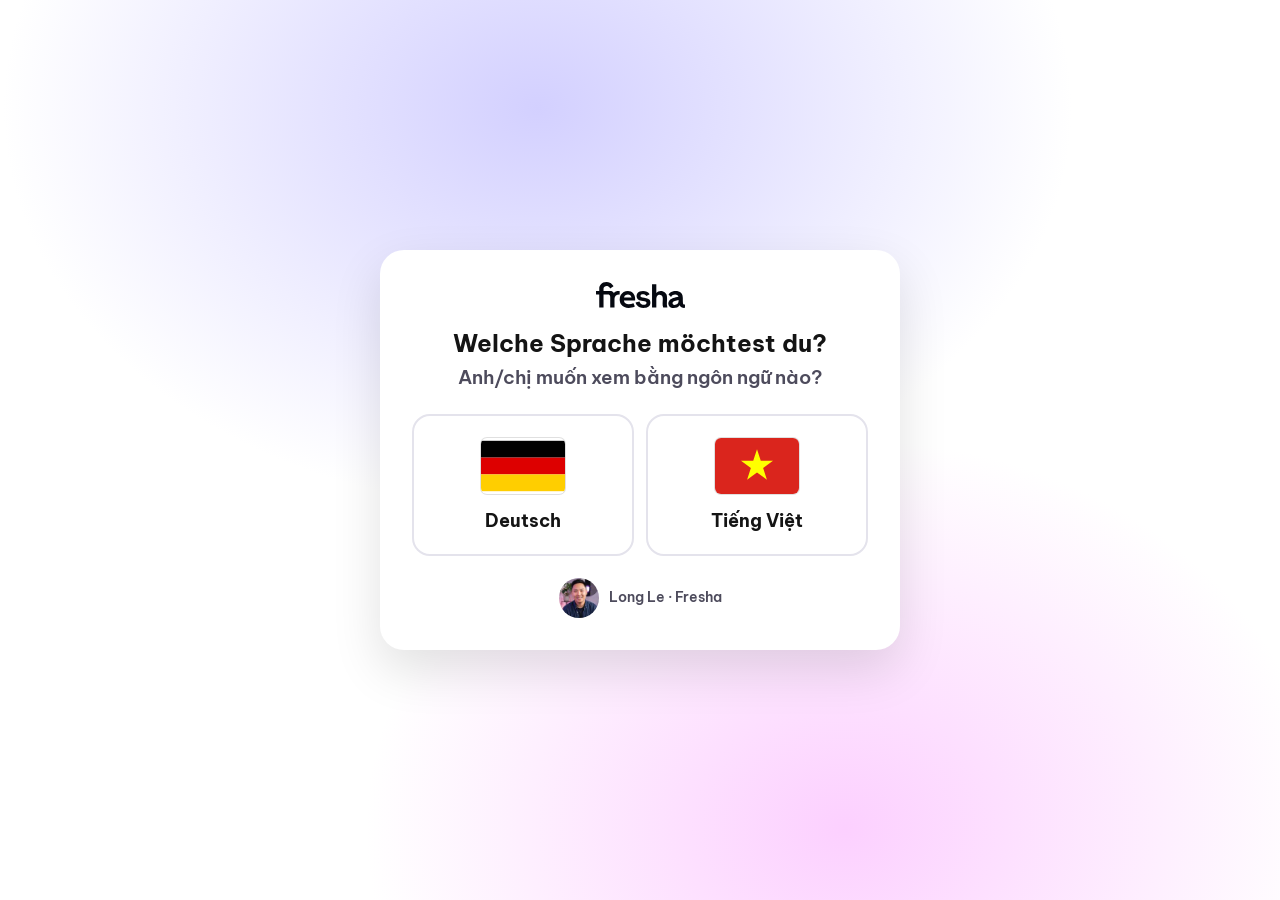
<file: index.html>
<!DOCTYPE html>
<html lang="vi">
<head>
<meta charset="utf-8">
<script>
/* Sprache: ?lang= > gespeicherte Auswahl > Auswahlbildschirm beim ersten Besuch. Bots sehen direkt die Seite, damit sie indexiert wird. */
(function () {
  var q = new URLSearchParams(location.search), l = q.get("lang"), s = null;
  try {
    if (l === "vi" || l === "de") localStorage.setItem("lang", l);
    s = localStorage.getItem("lang");
  } catch (e) {}
  if (/bot|crawl|spider|slurp|facebookexternalhit|whatsapp|preview/i.test(navigator.userAgent)) return;
  var d = l === "vi" || l === "de" ? l : s;
  if (!d) { document.documentElement.className = "choose"; return; }
  if (d !== "de") return;
  q.delete("lang");
  var rest = q.toString();
  location.replace("de/" + (rest ? "?" + rest : "") + location.hash);
})();
</script>
<meta name="viewport" content="width=device-width, initial-scale=1, viewport-fit=cover">
<title>Phần mềm đặt lịch cho tiệm nail ở Đức, Áo, Thụy Sĩ | Long Le – Fresha</title>
<meta name="description" content="Tư vấn miễn phí bằng tiếng Việt: khách đặt lịch online 24/7, ít khách bỏ hẹn hơn, quản lý tiệm nail ở một nơi với Fresha. Tại Đức và Áo 0% hoa hồng cho khách mới qua Marketplace.">
<link rel="canonical" href="https://longfresha.com/">
<link rel="alternate" hreflang="vi" href="https://longfresha.com/">
<link rel="alternate" hreflang="de" href="https://longfresha.com/de/">
<link rel="alternate" hreflang="x-default" href="https://longfresha.com/">
<meta name="theme-color" content="#ffffff">
<meta property="og:title" content="Nhiều lịch đặt hơn, ít khách bỏ hẹn hơn – tư vấn miễn phí cho tiệm nail">
<meta property="og:description" content="Long Le tư vấn bằng tiếng Việt về Fresha cho tiệm nail và làm đẹp ở Đức, Áo, Thụy Sĩ.">
<meta property="og:type" content="website">
<meta property="og:locale" content="vi_VN">
<meta property="og:locale:alternate" content="de_DE">
<meta property="og:url" content="https://longfresha.com/">
<meta property="og:image" content="https://longfresha.com/og-image.jpg">
<meta property="og:image:width" content="1200">
<meta property="og:image:height" content="630">
<meta property="og:image:alt" content="Long Le – Fresha: tư vấn miễn phí cho tiệm nail">
<meta name="twitter:card" content="summary_large_image">
<meta name="twitter:image" content="https://longfresha.com/og-image.jpg">
<link rel="icon" href="data:image/svg+xml,%3Csvg xmlns='http://www.w3.org/2000/svg' viewBox='0 0 32 32'%3E%3Ccircle cx='16' cy='16' r='16' fill='%236950f3'/%3E%3Cpath d='M12 8v16h9' fill='none' stroke='%23fff' stroke-width='3.5'/%3E%3C/svg%3E">
<link rel="preload" href="fonts/be-vietnam-pro-vietnamese-400.woff2" as="font" type="font/woff2" crossorigin>
<link rel="preload" href="fonts/be-vietnam-pro-vietnamese-700.woff2" as="font" type="font/woff2" crossorigin>
<link rel="stylesheet" href="styles.css?v=17">
<script type="application/ld+json">
{"@context":"https://schema.org","@graph":[
{"@type":"Person","name":"Long Le","url":"https://longfresha.com/","image":"https://longfresha.com/img/long-le.jpg","jobTitle":"Business Development Manager","worksFor":{"@type":"Organization","name":"Fresha","url":"https://www.fresha.com"},"knowsLanguage":["vi","de"],"sameAs":["https://www.instagram.com/long.fresha/","https://www.facebook.com/profile.php?id=61595616761619","https://www.facebook.com/profile.php?id=61596003444751"]},
{"@type":"FAQPage","mainEntity":[
{"@type":"Question","name":"Buổi tư vấn có miễn phí và không ràng buộc không?","acceptedAnswer":{"@type":"Answer","text":"Có. Buổi tư vấn hoàn toàn miễn phí và không ràng buộc."}},
{"@type":"Question","name":"Tiệm đang dùng nền tảng khác, có phải bỏ ngay không?","acceptedAnswer":{"@type":"Answer","text":"Không. Lúc đầu anh/chị có thể dùng song song, rồi chuyển dần khách quen sang đặt lịch trực tiếp với tiệm."}},
{"@type":"Question","name":"Phí hoa hồng cho khách mới từ Fresha là bao nhiêu?","acceptedAnswer":{"@type":"Answer","text":"Tại Đức và Áo là 0% cho khách mới qua Fresha Marketplace. Tại Thụy Sĩ, Fresha tính một lần 20% cho mỗi khách mới qua Marketplace. Khách quen không bao giờ mất phí."}},
{"@type":"Question","name":"Fresha có giá bao nhiêu?","acceptedAnswer":{"@type":"Answer","text":"Từ 12,95 € mỗi tháng cho người làm một mình, hoặc 8,95 € mỗi nhân viên nhận lịch mỗi tháng, chưa gồm VAT, không ràng buộc thời hạn."}}
]}]}
</script>
</head>
<body>
<div class="gate" role="dialog" aria-modal="true" aria-labelledby="gate-t" tabindex="-1">
  <div class="gatebox">
    <img class="gatelogo" src="img/fresha-logo.svg" alt="Fresha" width="89" height="26">
    <p class="gatet" id="gate-t"><span lang="de">Welche Sprache möchtest du?</span> <span lang="vi">Anh/chị muốn xem bằng ngôn ngữ nào?</span></p>
    <div class="gateopts">
      <a class="gateopt" data-lang="de" href="de/" hreflang="de" lang="de"><svg class="gflag" viewBox="0 0 5 3" aria-hidden="true"><rect width="5" height="1" fill="#000"/><rect y="1" width="5" height="1" fill="#D00"/><rect y="2" width="5" height="1" fill="#FFCE00"/></svg><span>Deutsch</span></a>
      <a class="gateopt" data-lang="vi" href="?lang=vi" hreflang="vi" lang="vi"><svg class="gflag" viewBox="0 0 30 20" aria-hidden="true"><rect width="30" height="20" fill="#DA251D"/><path fill="#FF0" d="M15 4l1.35 4.15h4.37l-3.53 2.57 1.35 4.15L15 12.3l-3.54 2.57 1.35-4.15-3.53-2.57h4.37z"/></svg><span>Tiếng Việt</span></a>
    </div>
    <div class="gateme"><img src="img/long-le-96.jpg" width="40" height="40" alt=""><span>Long Le · Fresha</span></div>
  </div>
</div>
<svg width="0" height="0" style="position:absolute" aria-hidden="true"><defs>
<symbol id="i-phone" viewBox="0 0 24 24"><path d="M22 16.9v3a2 2 0 0 1-2.2 2 19.8 19.8 0 0 1-8.6-3.1 19.5 19.5 0 0 1-6-6A19.8 19.8 0 0 1 2.1 4.2 2 2 0 0 1 4.1 2h3a2 2 0 0 1 2 1.7c.1 1 .4 1.9.7 2.8a2 2 0 0 1-.5 2.1L8.1 9.9a16 16 0 0 0 6 6l1.3-1.2a2 2 0 0 1 2.1-.5c.9.3 1.8.6 2.8.7a2 2 0 0 1 1.7 2z"/></symbol>
<symbol id="i-calx" viewBox="0 0 24 24"><rect x="3" y="4" width="18" height="18" rx="2"/><path d="M16 2v4M8 2v4M3 10h18M10 14l4 4M14 14l-4 4"/></symbol>
<symbol id="i-file" viewBox="0 0 24 24"><path d="M14 2H6a2 2 0 0 0-2 2v16a2 2 0 0 0 2 2h12a2 2 0 0 0 2-2V8z"/><path d="M14 2v6h6M8 13h8M8 17h5"/></symbol>
<symbol id="i-cal" viewBox="0 0 24 24"><rect x="3" y="4" width="18" height="18" rx="2"/><path d="M16 2v4M8 2v4M3 10h18M9 16l2 2 4-4"/></symbol>
<symbol id="i-bell" viewBox="0 0 24 24"><path d="M6 8a6 6 0 0 1 12 0c0 7 3 9 3 9H3s3-2 3-9"/><path d="M10.3 21a2 2 0 0 0 3.4 0"/></symbol>
<symbol id="i-card" viewBox="0 0 24 24"><rect x="2" y="5" width="20" height="14" rx="2"/><path d="M2 10h20"/></symbol>
<symbol id="i-users" viewBox="0 0 24 24"><path d="M16 21v-2a4 4 0 0 0-4-4H6a4 4 0 0 0-4 4v2"/><circle cx="9" cy="7" r="4"/><path d="M22 21v-2a4 4 0 0 0-3-3.9M16 3.1a4 4 0 0 1 0 7.8"/></symbol>
<symbol id="i-layers" viewBox="0 0 24 24"><path d="M12 2 2 7l10 5 10-5z"/><path d="M2 17l10 5 10-5M2 12l10 5 10-5"/></symbol>
<symbol id="i-mobile" viewBox="0 0 24 24"><rect x="5" y="2" width="14" height="20" rx="2"/><path d="M12 18h.01"/></symbol>
<symbol id="i-import" viewBox="0 0 24 24"><path d="M21 15v4a2 2 0 0 1-2 2H5a2 2 0 0 1-2-2v-4M7 10l5 5 5-5M12 15V3"/></symbol>
</defs></svg>

<header><div class="w">
  <a class="brand" href="#top" aria-label="Fresha – Long Le"><img src="img/fresha-logo.svg" alt="Fresha" width="89" height="26"><span>Long Le</span></a>
  <div class="hr"><a class="lang" data-lang="de" href="de/" hreflang="de" lang="de" aria-label="Deutsche Version"><span class="l">Deutsch</span><span class="s">DE</span></a>
  <a class="btn" data-book href="https://meetings.hubspot.com/le-long?uuid=818438af-adc6-4ccb-84fc-bb6d62b44fd2">Hẹn tư vấn miễn phí</a></div>
</div></header>

<main id="top">
<div class="hero"><div class="w">
  <div class="hh"><h1>Anh/chị mất bao nhiêu doanh thu vì khách bỏ hẹn và tiền hoa hồng?</h1><p class="live" id="live"><i aria-hidden="true"></i><b id="liveN"></b><span>lịch hẹn đã đặt hôm nay<small>theo fresha.com</small></span></p></div>
  <div class="hc" id="rechner">
    <div class="tabs" role="tablist" aria-label="Máy tính">
      <button type="button" role="tab" id="tab-pv" data-tab="pv" aria-controls="panel-pv" aria-selected="true">Tiền hoa hồng</button>
      <button type="button" role="tab" id="tab-ns" data-tab="ns" aria-controls="panel-ns" aria-selected="false" tabindex="-1">Khách bỏ hẹn</button>
    </div>
    <div class="tp" role="tabpanel" id="panel-pv" aria-labelledby="tab-pv">
      <label for="pN">Khách mới mỗi tháng <output id="poN">10</output><input type="range" id="pN" min="0" max="50" value="10"></label>
      <label for="pB">Giá trị lịch hẹn đầu <output id="poB">45 €</output><input type="range" id="pB" min="15" max="120" step="5" value="45"></label>
      <label for="pR">Mức hoa hồng nền tảng <output id="poR">35 %</output><input type="range" id="pR" min="0" max="50" value="35"></label>
      <div class="res">
        <div class="vs"><div class="num"><small>Tiệm trả khoảng</small><b id="pV">1.890 €</b><small>mỗi năm</small></div>
          <div class="zero"><small>Với Fresha</small><b>0%</b><small>hoa hồng tại Đức và Áo</small></div></div>
        <p>Cho khách mới qua Marketplace; Thụy Sĩ một lần 20%. Mức phí chỉ là ví dụ, con số thật nằm trên bảng kê. Chưa gồm phí gói tháng và phí thanh toán.</p>
        <div class="acts"><a class="btn wa" id="pW" data-wa href="https://wa.me/4915256215736">Gửi qua WhatsApp</a>
          <a class="btn ms" id="pM" data-ms href="https://m.me/61595616761619">Gửi qua Messenger</a>
        </div>
      </div>
    </div>
    <div class="tp off" role="tabpanel" id="panel-ns" aria-labelledby="tab-ns">
      <label for="cN">Khách bỏ hẹn mỗi tuần <output id="oN">2</output><input type="range" id="cN" min="0" max="10" value="2"></label>
      <label for="cP">Giá trung bình mỗi lịch <output id="oP">45 €</output><input type="range" id="cP" min="15" max="120" step="5" value="45"></label>
      <div class="res">
        <div class="num"><small>Tiệm mất khoảng</small><b id="cR">4.680 €</b><small>mỗi năm</small></div>
        <p>Theo Fresha, có thể giảm tới 89% lịch bị bỏ khi có đặt cọc (trung bình toàn cầu).</p>
        <div class="acts"><a class="btn wa" id="cW" data-wa href="https://wa.me/4915256215736">Gửi qua WhatsApp</a>
          <a class="btn ms" id="cM" data-ms href="https://m.me/61595616761619">Gửi qua Messenger</a>
        </div>
      </div>
    </div>
  </div>
  <div class="hb">
    <p>Với Fresha, khách đặt lịch online 24/7, tự động được nhắc lịch, và anh/chị quản lý đặt lịch, thanh toán, quảng bá cùng nhân viên ở một nơi duy nhất.</p>
    <div class="btns hrow"><a class="btn" data-book href="https://meetings.hubspot.com/le-long?uuid=818438af-adc6-4ccb-84fc-bb6d62b44fd2">Hẹn 30 phút tư vấn miễn phí</a>
    <div class="me"><img src="img/long-le-96.jpg" width="46" height="46" alt=""><span><b>Long Le</b>Tư vấn bằng tiếng Việt</span></div></div>
    <small>Cho tiệm nail ở Đức, Áo, Thụy Sĩ · Miễn phí · Không ràng buộc · Bằng tiếng Việt</small>
  </div>
</div></div>

<div class="proof"><div class="w">
  <div><b>120.000+</b><span>đối tác trên thế giới</span></div>
  <div><b>120+</b><span>quốc gia</span></div>
  <div><b>1 tỷ+</b><span>lịch hẹn đã đặt</span></div>
  <div><b>25 triệu+</b><span>khách trên Marketplace</span></div>
  <small>Số liệu theo Fresha, toàn cầu.</small>
</div></div>

<div class="offer"><div class="w">
  <div class="big">0%</div>
  <div class="txt">
    <h2>Hoa hồng cho khách mới từ Fresha Marketplace</h2>
    <p><svg class="flag" viewBox="0 0 5 3" aria-hidden="true"><rect width="5" height="1" fill="#000"/><rect y="1" width="5" height="1" fill="#D00"/><rect y="2" width="5" height="1" fill="#FFCE00"/></svg><svg class="flag" viewBox="0 0 9 6" aria-hidden="true"><rect width="9" height="2" fill="#ED2939"/><rect y="2" width="9" height="2" fill="#fff"/><rect y="4" width="9" height="2" fill="#ED2939"/></svg> <strong>Tại Đức và Áo:</strong> khi khách hoàn toàn mới tìm thấy tiệm qua Fresha Marketplace, anh/chị không phải trả hoa hồng. Khách quen thì không bao giờ mất phí. Lượt đặt qua Google, Instagram, Facebook và link riêng của tiệm cũng miễn phí.</p>
    <p><svg class="flag sq" viewBox="0 0 32 32" aria-hidden="true"><rect width="32" height="32" fill="#D52B1E"/><rect x="13" y="6" width="6" height="20" fill="#fff"/><rect x="6" y="13" width="20" height="6" fill="#fff"/></svg> <strong>Tại Thụy Sĩ:</strong> Fresha tính một lần 20% cho mỗi khách mới qua Marketplace. Lượt đặt qua Google và link riêng của tiệm thì miễn phí.</p>
    <small>Điều kiện áp dụng: em nói rõ trong buổi tư vấn.</small>
  </div>
</div></div>

<section class="left"><div class="w split">
  <div>
    <h2>Anh/chị có thấy quen không?</h2>
    <p class="sub">Anh/chị yêu nghề, nhưng việc xếp lịch, khách bỏ hẹn và điện thoại reo liên tục làm mất thời gian, công sức và doanh thu.</p>
  </div>
  <div>
    <div class="row"><svg class="i" aria-hidden="true"><use href="#i-phone"/></svg><h3>Điện thoại reo lúc tay đang bận</h3><p>Khách gọi đúng lúc anh/chị đang làm gel, vẽ nail hay làm pedicure nên không thể bắt máy. Một cuộc gọi nhỡ thường là một lịch hẹn mất đi.</p></div>
    <div class="row"><svg class="i" aria-hidden="true"><use href="#i-calx"/></svg><h3>Khách bỏ hẹn là mất tiền</h3><p>Mỗi lần khách bỏ hẹn là một ghế trống và một khoản doanh thu không lấy lại được. Không có tin nhắn nhắc lịch hay tiền đặt cọc thì rất khó tránh.</p></div>
    <div class="row"><svg class="i" aria-hidden="true"><use href="#i-file"/></svg><h3>Mọi thứ rải rác, khó nắm bắt</h3><p>Lịch hẹn trong sổ giấy, thông tin khách trong điện thoại, doanh thu ghi ở một chỗ khác. Tìm lại thông tin mất thời gian và dễ bị sót.</p></div>
  </div>
</div></section>

<section class="dark left"><div class="w solve">
  <img class="shot" src="img/fresha-produkt.webp" width="900" height="1125" loading="lazy" alt="Lịch hẹn và trang đặt lịch online của Fresha">
  <div>
  <h2>Thay vào đó, một ngày ở tiệm có thể như thế này.</h2>
  <p class="sub">Với Fresha, khách tự đặt lịch, lịch hẹn được nhắc tự động, ít khách bỏ hẹn hơn, giờ trống được lấp nhanh hơn, và anh/chị nắm toàn bộ tiệm ở một nơi.</p>
  <div class="duo">
    <div class="row"><svg class="i" aria-hidden="true"><use href="#i-cal"/></svg><h3>Nhiều lịch đặt hơn, 24/7</h3><p>Khách tự đặt lịch cả ngày lẫn đêm, qua Google, Instagram, Facebook hay link riêng của tiệm. Theo Fresha, 41% lượt đặt trên Marketplace là ngoài giờ mở cửa.</p></div>
    <div class="row"><svg class="i" aria-hidden="true"><use href="#i-bell"/></svg><h3>Ít khách bỏ hẹn hơn</h3><p>Tin nhắn nhắc lịch tự động, tiền đặt cọc và quy định hủy lịch rõ ràng giúp giảm thất thoát, anh/chị không phải nhắn từng khách.</p></div>
    <div class="row"><svg class="i" aria-hidden="true"><use href="#i-card"/></svg><h3>Thanh toán gọn gàng tại một nơi</h3><p>Thanh toán thẻ, quầy thu ngân và doanh thu được quản lý tập trung. Ít sổ sách, ít việc lặt vặt hơn.</p></div>
    <div class="row"><svg class="i" aria-hidden="true"><use href="#i-users"/></svg><h3>Giữ khách quen, thu hút khách mới</h3><p>Thông tin khách, sở thích và lịch sử đến tiệm nằm ở một nơi, cùng các công cụ để nhắc khách quay lại và tìm thêm khách mới.</p></div>
  </div>
  </div>
</div></section>

<section class="left"><div class="w">
  <h2>Đang dùng nền tảng đặt lịch khác?</h2>
  <p class="sub">Nhiều nền tảng tính hoa hồng trên khách mới. Đổi hệ thống không cần vội, em đi cùng anh/chị từng bước. <a data-calc="pv" href="#rechner">Tính tiền hoa hồng của tiệm</a></p>
  <div class="tri">
    <div><h3><svg class="i" aria-hidden="true"><use href="#i-layers"/></svg><span>Không cần bỏ ngay</span></h3><p>Lúc đầu anh/chị có thể dùng song song, rồi chuyển dần khi đã quen.</p></div>
    <div><h3><svg class="i" aria-hidden="true"><use href="#i-mobile"/></svg><span>Khách quen đặt thẳng với tiệm</span></h3><p>Khách quen đặt lịch vì tiệm mình, không phải vì nền tảng. Đưa khách link hoặc mã QR của tiệm – đặt qua link riêng không mất phí.</p></div>
    <div><h3><svg class="i" aria-hidden="true"><use href="#i-import"/></svg><span>Mang theo dữ liệu</span></h3><p>Fresha hỗ trợ chuyển thông tin khách và sản phẩm sang. Em cùng anh/chị xem cách phù hợp nhất cho tiệm.</p></div>
  </div>
</div></section>

<section class="left flush"><div class="w">
  <h2>Ví dụ trong một tiệm nail</h2>
  <p class="sub">Ba tình huống quen thuộc và cách Fresha có thể giúp.</p>
  <div class="cmp">
    <div class="cmp-h"><span>Ví dụ minh họa</span><span aria-hidden="true">Trước đây</span><span aria-hidden="true">Với Fresha</span></div>
    <div class="cmp-r"><h3>Khách đặt lịch lúc 11 giờ đêm</h3><p><b>Trước đây:</b> tin nhắn nằm đó đến sáng hôm sau, có khi khách đã đặt tiệm khác.</p><p><b>Với Fresha:</b> khách tự chọn giờ trống trên điện thoại và lịch hẹn vào thẳng lịch của tiệm.</p></div>
    <div class="cmp-r"><h3>Khách quên lịch làm gel</h3><p><b>Trước đây:</b> đến giờ không thấy khách, ghế trống cả buổi.</p><p><b>Với Fresha:</b> khách nhận tin nhắn nhắc lịch trước giờ hẹn, và có thể yêu cầu đặt cọc cho dịch vụ lớn.</p></div>
    <div class="cmp-r"><h3>Khách quen lâu chưa quay lại</h3><p><b>Trước đây:</b> anh/chị phải tự nhớ ai đã đến làm bộ nail cách đây vài tuần.</p><p><b>Với Fresha:</b> lịch sử khách ở một chỗ, và có công cụ để nhắc khách quay lại đúng lúc.</p></div>
  </div>
  <p class="note nl">Các tình huống trên chỉ để minh họa, không phải kết quả của một tiệm cụ thể.</p>
</div></section>

<section class="calc" id="gia"><div class="w">
  <h2>Giá minh bạch</h2>
  <p class="sub">Không ràng buộc thời hạn, hủy theo tháng, 7 ngày dùng thử.</p>
  <div class="g2 prices">
    <div class="price"><h3>Làm một mình</h3><b>12,95 €</b><small>mỗi tháng, chưa VAT</small><p>Một cột lịch, 20 tin nhắn miễn phí, 50 email marketing miễn phí mỗi tháng.</p></div>
    <div class="price"><h3>Tiệm có nhân viên</h3><b>8,95 €</b><small>mỗi nhân viên nhận lịch / tháng, chưa VAT</small><p>Nhiều cột lịch, hỗ trợ qua điện thoại; mỗi nhân viên 20 tin nhắn và 50 email marketing miễn phí mỗi tháng.</p></div>
  </div>
  <p class="note">Phí thẻ: 1,29% + 0,20 € mỗi giao dịch nếu dùng Fresha Payments. Chi phí thiết lập và dịch vụ bổ sung (nếu có) em nói rõ trước khi anh/chị quyết định. Xem <a data-price href="https://www.fresha.com/vi/pricing" target="_blank" rel="noopener">bảng giá đầy đủ</a>.</p>
</div></section>

<section id="tm" hidden><div class="w">
  <h2>Chủ tiệm nói gì</h2>
  <div class="g3" id="tmlist"></div>
</div></section>

<section><div class="w">
  <h2>Buổi tư vấn diễn ra như thế nào?</h2>
  <p class="sub">Đơn giản, bằng tiếng Việt, và không ràng buộc.</p>
  <div class="steps">
    <div class="step"><h3>Chọn thời gian</h3><p>Chọn giờ phù hợp qua lịch online, hoặc nhắn tin cho em qua WhatsApp hay Messenger.</p></div>
    <div class="step"><h3>Cùng xem tiệm của anh/chị</h3><p>30 phút qua Google Meet: em xem cách tiệm đang vận hành, chỗ đang mất thời gian hoặc doanh thu, và cho anh/chị xem Fresha thực tế.</p></div>
    <div class="step"><h3>Nhận đề xuất riêng</h3><p>Anh/chị nhận đề xuất cho đúng tiệm mình, có giá rõ ràng. Quyết định khi anh/chị sẵn sàng.</p></div>
  </div>
</div></section>

<section class="about flush"><div class="w">
  <div class="photo"><img src="img/long-le.jpg" width="717" height="960" loading="lazy" alt="Long Le, Fresha"></div>
  <div>
    <h2>Xin chào anh/chị, em là <span>Long Le</span></h2>
    <p class="lead">Em đồng hành cùng anh/chị từ câu hỏi đầu tiên đến khi tiệm dùng suôn sẻ.</p>
    <p id="bio">Em hiểu một ngày ở tiệm bận rộn thế nào: tay đang làm khách, điện thoại thì reo, lịch hẹn lại ghi ở mấy chỗ khác nhau. Mỗi ngày em trò chuyện với chủ các tiệm nail, tiệm tóc, barbershop và spa, và em nghe những lo lắng này rất thường xuyên.</p>
    <p><strong>Em không muốn chỉ bán cho anh/chị một phần mềm.</strong> Em muốn nghe câu chuyện của tiệm: tiệm vận hành thế nào, anh/chị đang mất thời gian hay doanh thu ở đâu. Sau đó mình cùng quyết định xem Fresha có thật sự phù hợp hay không.</p>
    <ul class="ck">
      <li>Em tư vấn riêng cho tiệm của anh/chị, không đọc theo kịch bản có sẵn</li>
      <li>Mình nói chuyện bằng tiếng Việt, đơn giản, dễ hiểu</li>
      <li>Mình cùng xem các yêu cầu cụ thể ở Đức, Áo và Thụy Sĩ</li>
      <li>Anh/chị làm việc trực tiếp với em, từ câu hỏi đầu tiên</li>
    </ul>
    <p>Anh/chị cứ nhắn WhatsApp hoặc Messenger cho em, dù chỉ là một câu hỏi nhỏ. Hoặc xem <a href="https://www.facebook.com/profile.php?id=61595616761619" target="_blank" rel="noopener">trang Facebook của em</a>.</p>
    <a class="btn" data-book href="https://meetings.hubspot.com/le-long?uuid=818438af-adc6-4ccb-84fc-bb6d62b44fd2">Hẹn tư vấn miễn phí</a>
  </div>
</div>
<div class="w" id="vidwrap" hidden><div class="vid"><iframe id="vid" title="Long Le giới thiệu" allowfullscreen loading="lazy"></iframe></div></div>
</section>

<section class="dark cta"><div class="w">
  <h2>Hãy cùng trao đổi về tiệm của anh/chị</h2>
  <p class="sub">Mình cùng xem hiện tại anh/chị đang mất thời gian hay doanh thu ở đâu, và Fresha có thể hỗ trợ cụ thể như thế nào.</p>
  <div class="btns"><a class="btn" data-book href="https://meetings.hubspot.com/le-long?uuid=818438af-adc6-4ccb-84fc-bb6d62b44fd2">Hẹn tư vấn miễn phí</a><a class="btn wa" data-wa href="https://wa.me/4915256215736">Nhắn tin qua WhatsApp</a>
      <a class="btn ms" data-ms href="https://m.me/61595616761619">Nhắn tin qua Messenger</a></div>
</div></section>

<section><div class="w">
  <h2 class="faqh">Câu hỏi thường gặp</h2>
  <div class="faq">
    <details><summary>Buổi tư vấn có miễn phí và không ràng buộc không?</summary><p>Có. Buổi tư vấn hoàn toàn miễn phí và không ràng buộc. Anh/chị không có nghĩa vụ phải đăng ký sau đó.</p></details>
    <details><summary>Tiệm đang dùng nền tảng khác, có phải bỏ ngay không?</summary><p>Không. Lúc đầu anh/chị có thể dùng song song, rồi chuyển dần khách quen sang đặt lịch trực tiếp với tiệm.</p></details>
    <details><summary>Khách của tôi chưa biết Fresha thì sao?</summary><p>Khách quen đặt lịch vì tiệm của anh/chị. Anh/chị đưa link hoặc mã QR của tiệm, khách đặt thẳng mà không cần biết Fresha là gì. Theo Fresha, Marketplace có hơn 25 triệu khách muốn đặt lịch.</p></details>
    <details><summary>Buổi tư vấn riêng dành cho những tiệm nào?</summary><p>Dành cho tiệm nail, tiệm tóc, barbershop, spa và các studio làm đẹp khác tại Đức, Áo và Thụy Sĩ.</p></details>
    <details><summary>Thông tin khách hàng hiện có của tôi sẽ ra sao?</summary><p>Trong buổi tư vấn, mình cùng xem anh/chị đang lưu thông tin khách ở đâu (sổ giấy, Excel hay phần mềm khác) và cách đưa sang Fresha.</p></details>
    <details><summary>Phí hoa hồng cho khách mới từ Fresha là bao nhiêu?</summary><p>Tại Đức và Áo là 0% cho khách mới qua Fresha Marketplace. Tại Thụy Sĩ, Fresha tính một lần 20% cho mỗi khách mới qua Marketplace. Khách quen không bao giờ mất phí. Điều kiện áp dụng em nói rõ trong buổi tư vấn.</p></details>
    <details><summary>Fresha có giá bao nhiêu?</summary><p>Từ 12,95 € mỗi tháng cho người làm một mình, hoặc 8,95 € mỗi nhân viên nhận lịch mỗi tháng, chưa gồm VAT, không ràng buộc thời hạn. Chi phí thiết lập và dịch vụ bổ sung (nếu có) em nói rõ trong buổi tư vấn. Xem <a data-price href="https://www.fresha.com/vi/pricing" target="_blank" rel="noopener">bảng giá đầy đủ</a>.</p></details>
  </div>
</div></section>
</main>

<div class="legal" id="impressum" lang="de"><div class="w">
  <div>
    <p class="lh" role="heading" aria-level="2">Impressum</p>
    <p><b>Angaben gemäß § 5 DDG</b></p>
    <p id="imp-name">Fresha.com SV Ireland Ltd.</p>
    <p id="imp-addr">Block A, George's Quay Plaza, George's Quay, D02 E440, Dublin 2, Ireland</p>
    <p id="imp-vat">Eingetragen in Irland unter der Nummer 654648</p>
    <p><b>Kontakt:</b> <span id="imp-contact">Ansprechpartner: Long Le · WhatsApp: +49 152 56215736 · E-Mail: <a href="mailto:long.le@fresha.com">long.le@fresha.com</a></span></p>
    <p><a href="https://www.fresha.com/de/legal/legal-notice" target="_blank" rel="noopener">Vollständiges Impressum von Fresha</a></p>
  </div>
  <div id="datenschutz">
    <p class="lh" role="heading" aria-level="2">Datenschutz (Bảo mật dữ liệu)</p>
    <p>Diese Seite setzt keine Cookies und kein Tracking ein; Schriften werden lokal geladen. Für den Terminzähler ruft Ihr Browser ohne Cookies die öffentliche Startseite von fresha.com ab; dabei erhält Fresha Ihre IP-Adresse. Beim Aufruf verarbeitet der Hoster (GitHub Pages) technisch notwendige Server-Logs.</p>
    <p>Erst wenn Sie auf einen Termin-, WhatsApp-, Messenger- oder Facebook-Link klicken, gelangen Sie zu HubSpot bzw. Meta (WhatsApp, Messenger, Facebook); dort gelten deren Datenschutzbestimmungen. Ihre Sprachauswahl wird nur lokal in Ihrem Browser gespeichert und nicht übertragen. Für Fresha gilt die <a href="https://terms.fresha.com/privacy-policy" target="_blank" rel="noopener">Datenschutzerklärung von Fresha</a>.</p>
  </div>
</div></div>

<footer>© <span id="yr">2026</span> Long Le · Fresha DACH · <a href="https://www.facebook.com/profile.php?id=61595616761619" target="_blank" rel="noopener">Facebook</a> · <a href="https://www.instagram.com/long.fresha/" target="_blank" rel="noopener">Instagram</a> · <a href="#impressum">Impressum</a> · <a href="#datenschutz">Datenschutz</a></footer>

<div class="fab off"><a data-book href="https://meetings.hubspot.com/le-long?uuid=818438af-adc6-4ccb-84fc-bb6d62b44fd2">Hẹn tư vấn</a><a data-wa href="https://wa.me/4915256215736">WhatsApp</a><a data-ms href="https://m.me/61595616761619">Messenger</a></div>
<div class="bar off"><a class="btn" data-book href="https://meetings.hubspot.com/le-long?uuid=818438af-adc6-4ccb-84fc-bb6d62b44fd2">Hẹn tư vấn</a><a class="btn wa" data-wa href="https://wa.me/4915256215736">WhatsApp</a><a class="btn ms" data-ms href="https://m.me/61595616761619">Messenger</a></div>

<script src="app.js?v=17" defer></script>
</body>
</html>
</file>
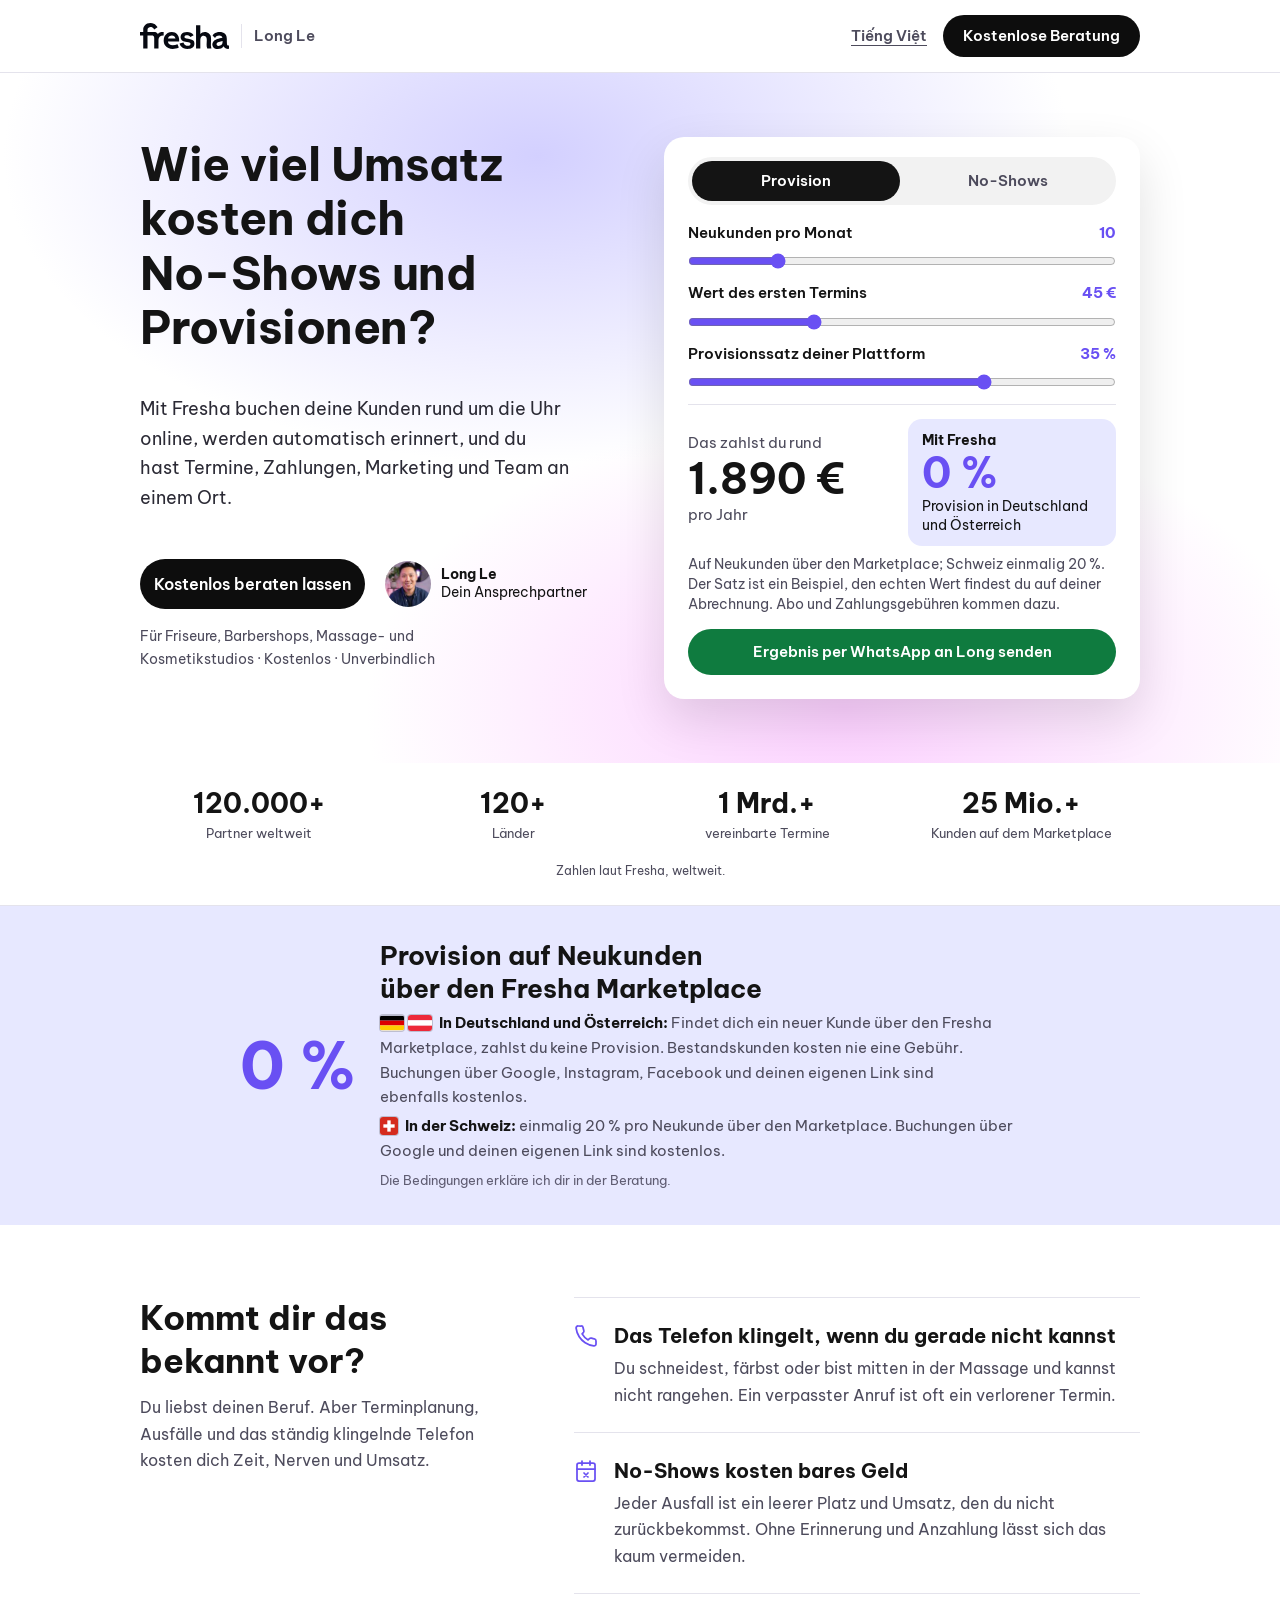
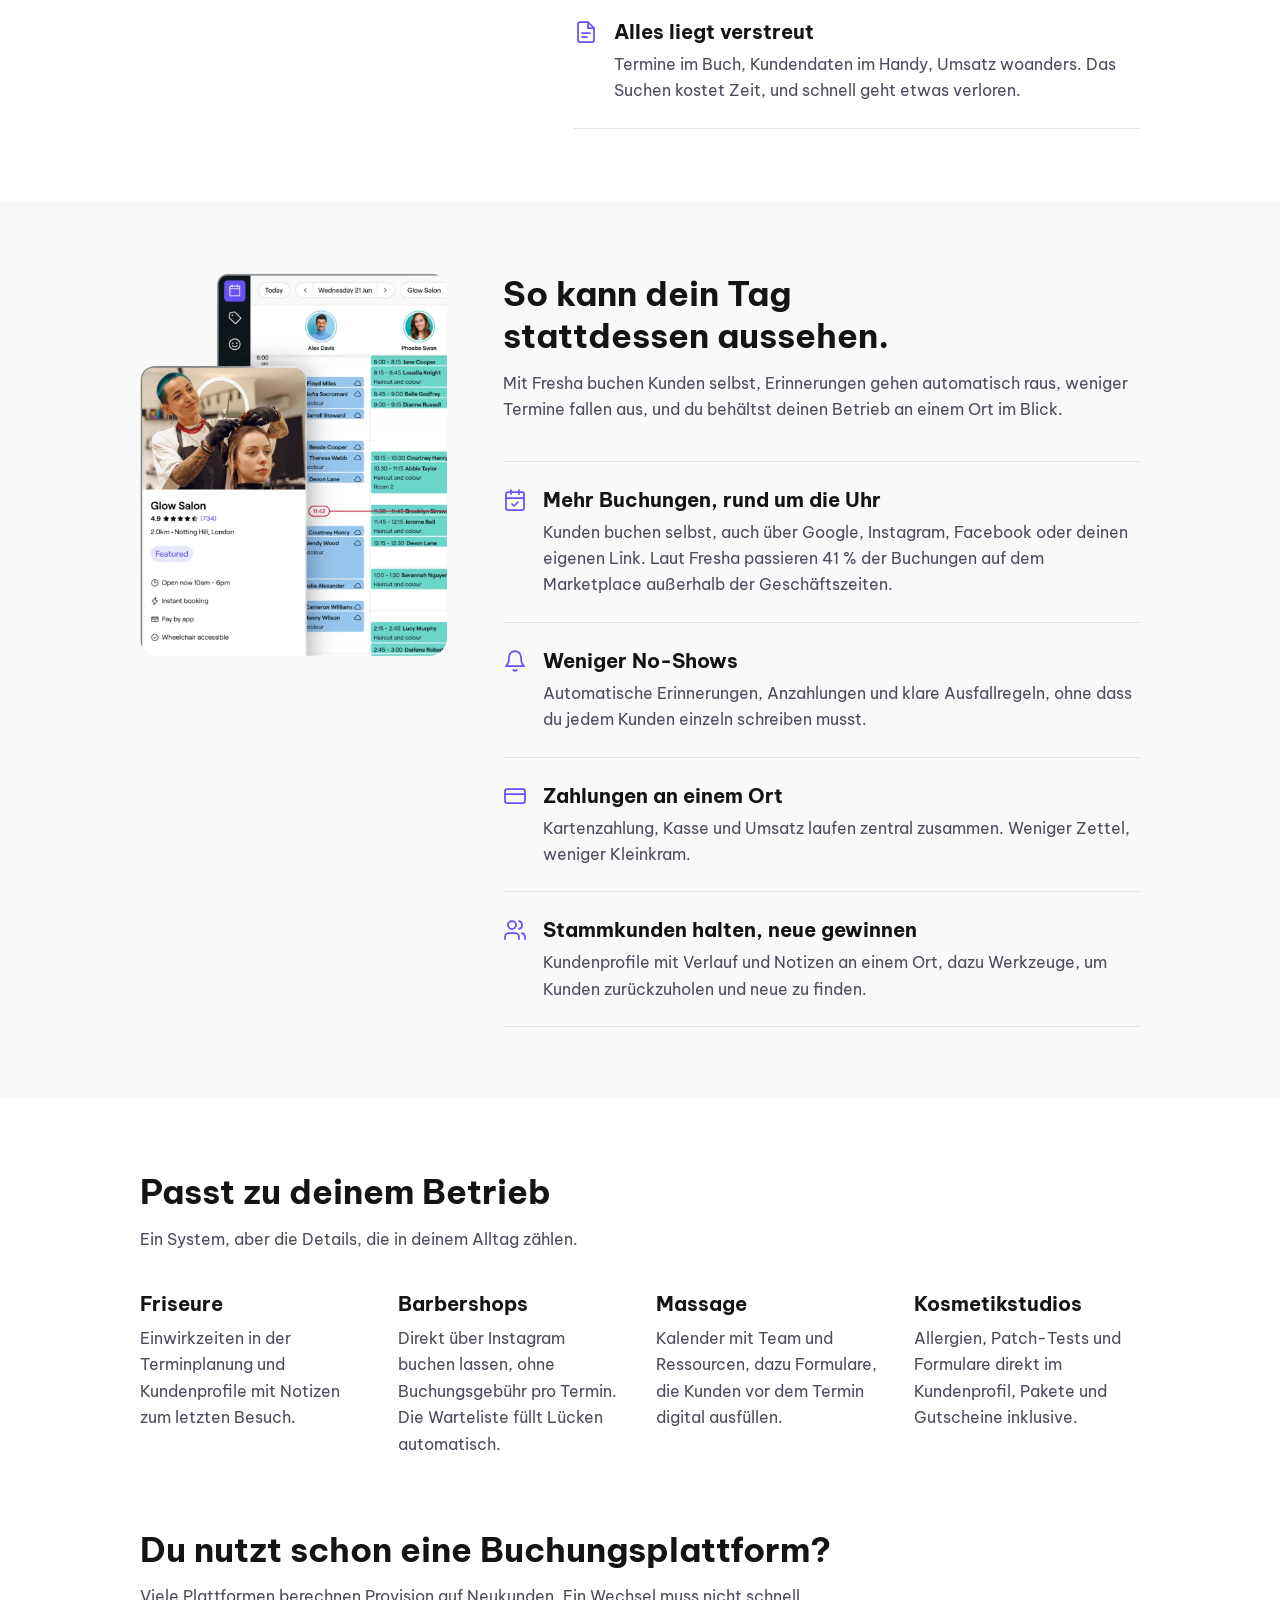
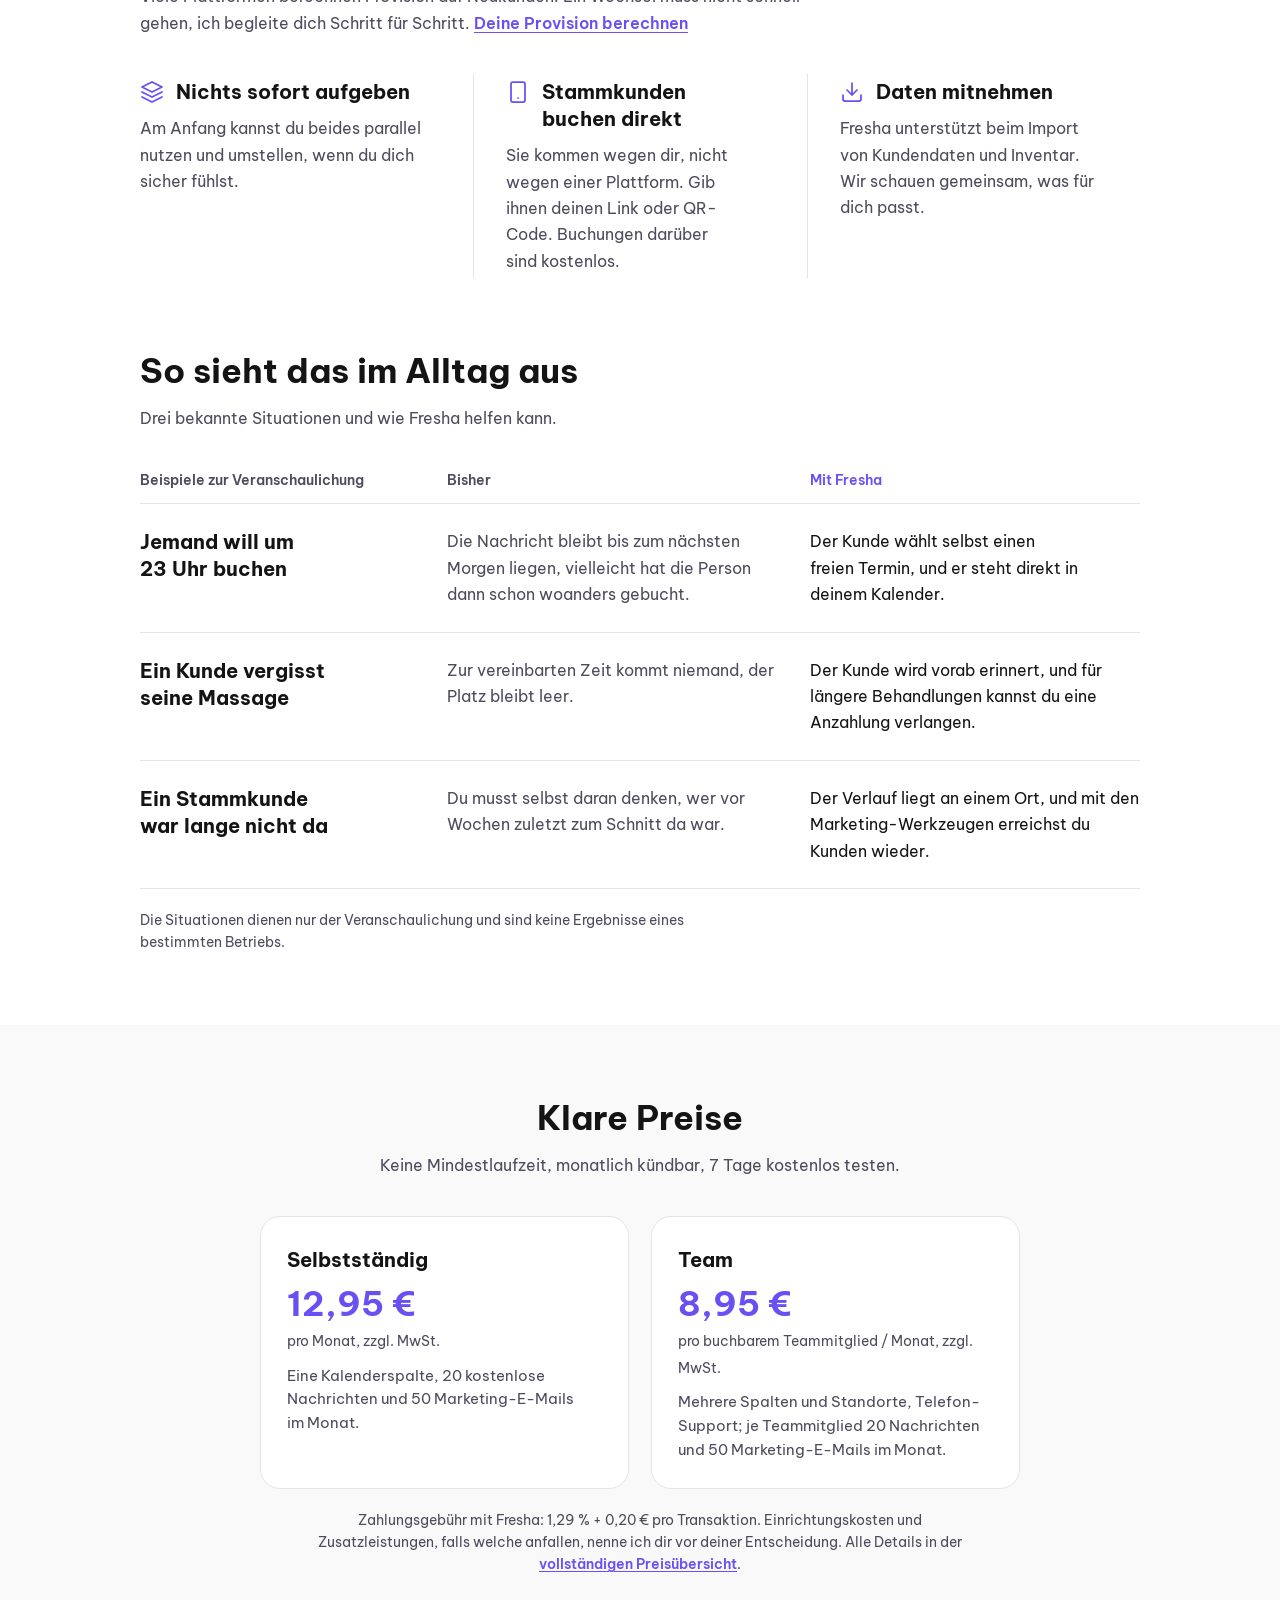
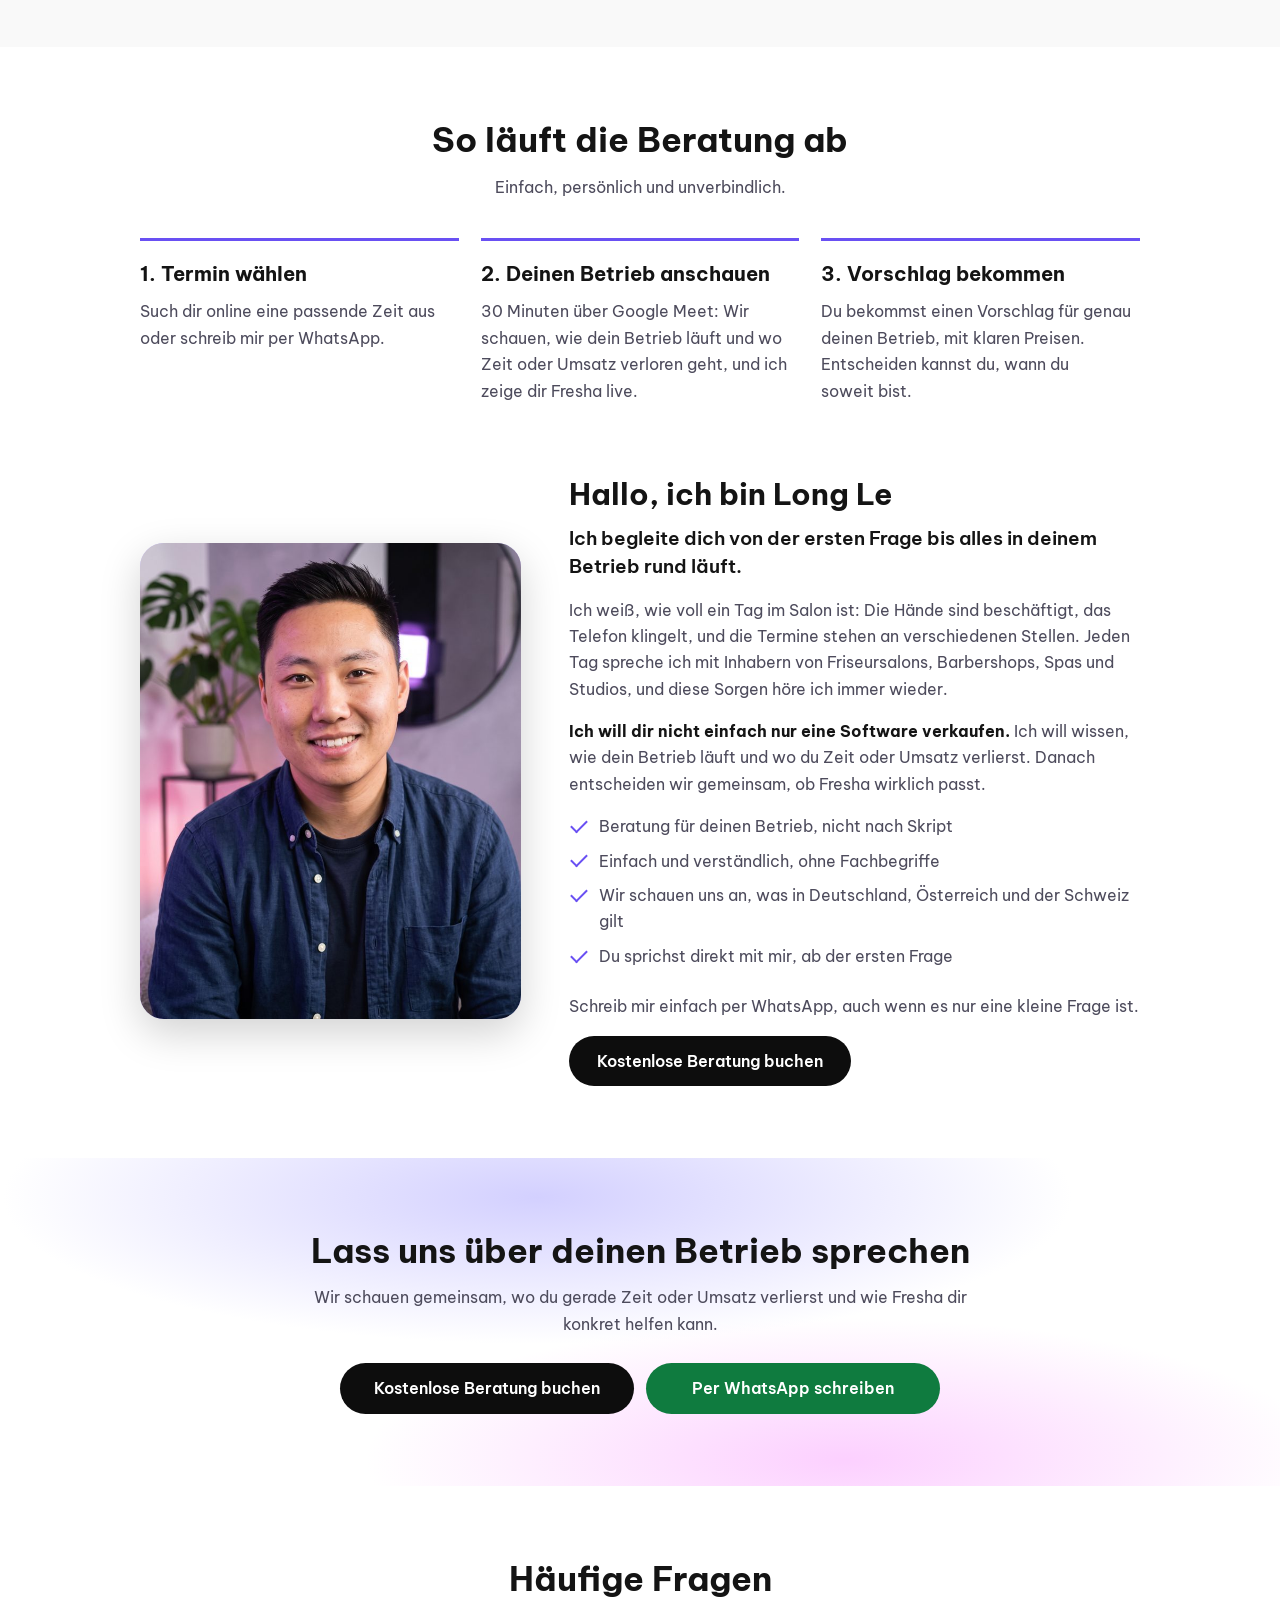
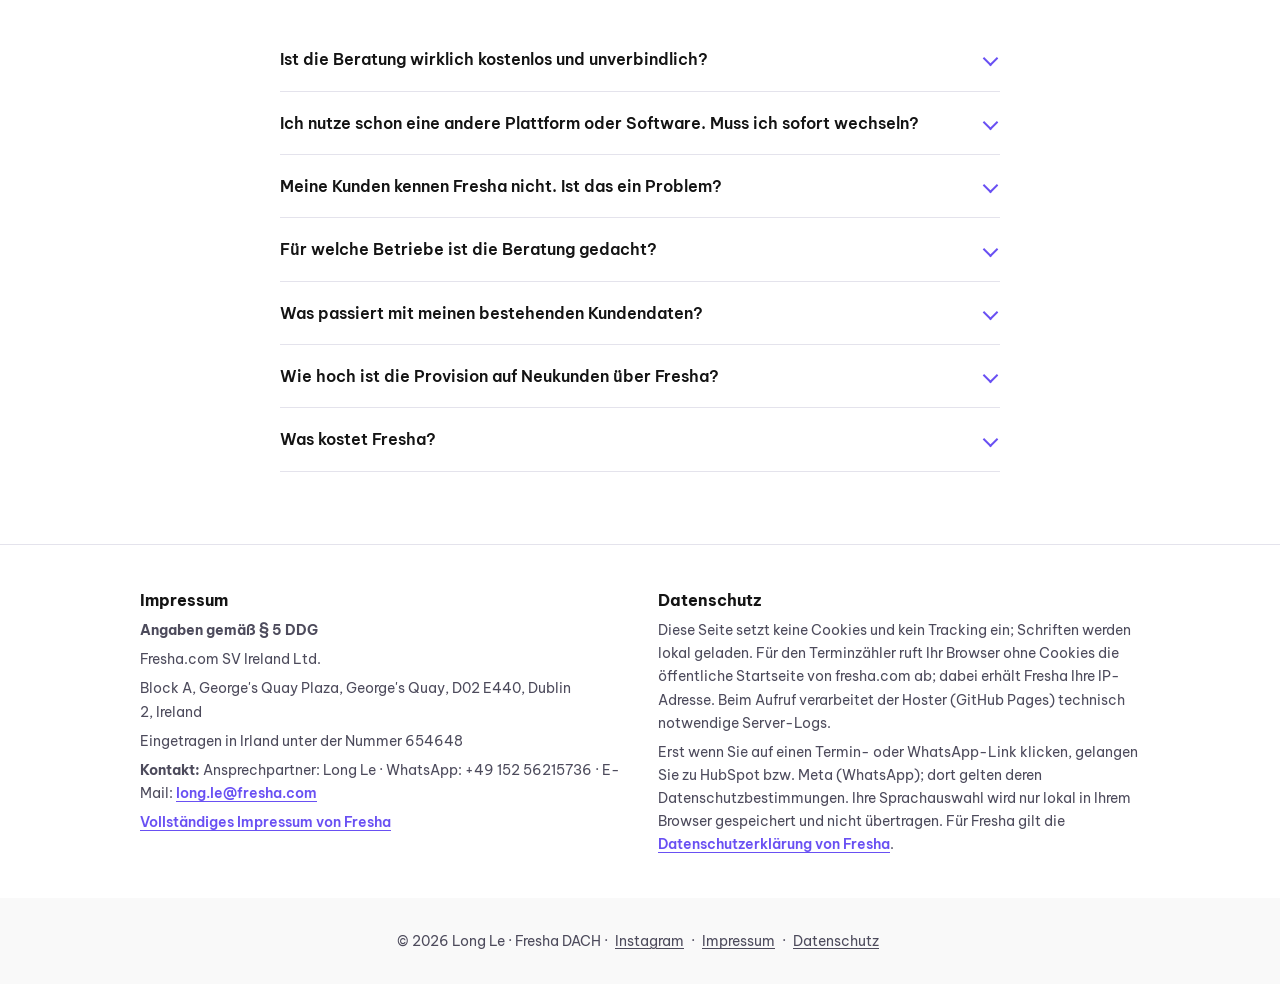
<file: de/index.html>
<!DOCTYPE html>
<html lang="de">
<head>
<meta charset="utf-8">
<meta name="viewport" content="width=device-width, initial-scale=1, viewport-fit=cover">
<title>Buchungssoftware für Friseure, Barbershops, Massage und Kosmetik | Long Le – Fresha</title>
<meta name="description" content="Kostenlose Beratung für Salons und Studios in Deutschland, Österreich und der Schweiz: Online-Buchung rund um die Uhr, weniger No-Shows und alles an einem Ort mit Fresha. Persönlich mit Long Le.">
<link rel="canonical" href="https://longfresha.com/de/">
<link rel="alternate" hreflang="vi" href="https://longfresha.com/">
<link rel="alternate" hreflang="de" href="https://longfresha.com/de/">
<link rel="alternate" hreflang="x-default" href="https://longfresha.com/">
<meta name="theme-color" content="#ffffff">
<meta property="og:title" content="Mehr Buchungen, weniger No-Shows – kostenlose Beratung für Salons und Studios">
<meta property="og:description" content="Long Le berät Friseure, Barbershops, Massage- und Kosmetikstudios persönlich zu Fresha.">
<meta property="og:type" content="website">
<meta property="og:locale" content="de_DE">
<meta property="og:locale:alternate" content="vi_VN">
<meta property="og:url" content="https://longfresha.com/de/">
<meta property="og:image" content="https://longfresha.com/og-image-de.jpg">
<meta property="og:image:width" content="1200">
<meta property="og:image:height" content="630">
<meta property="og:image:alt" content="Long Le – Fresha: kostenlose Beratung für Salons und Studios">
<meta name="twitter:card" content="summary_large_image">
<meta name="twitter:image" content="https://longfresha.com/og-image-de.jpg">
<link rel="icon" href="data:image/svg+xml,%3Csvg xmlns='http://www.w3.org/2000/svg' viewBox='0 0 32 32'%3E%3Ccircle cx='16' cy='16' r='16' fill='%236950f3'/%3E%3Cpath d='M12 8v16h9' fill='none' stroke='%23fff' stroke-width='3.5'/%3E%3C/svg%3E">
<link rel="preload" href="../fonts/be-vietnam-pro-latin-400.woff2" as="font" type="font/woff2" crossorigin>
<link rel="preload" href="../fonts/be-vietnam-pro-latin-700.woff2" as="font" type="font/woff2" crossorigin>
<link rel="stylesheet" href="../styles.css?v=17">
<script type="application/ld+json">
{"@context":"https://schema.org","@graph":[
{"@type":"Person","name":"Long Le","url":"https://longfresha.com/de/","image":"https://longfresha.com/img/long-le.jpg","jobTitle":"Senior Business Development Manager","worksFor":{"@type":"Organization","name":"Fresha","url":"https://www.fresha.com"},"knowsLanguage":["de","vi"],"sameAs":["https://www.instagram.com/long.fresha/"]},
{"@type":"FAQPage","mainEntity":[
{"@type":"Question","name":"Ist die Beratung wirklich kostenlos und unverbindlich?","acceptedAnswer":{"@type":"Answer","text":"Ja. Die Beratung ist kostenlos und unverbindlich."}},
{"@type":"Question","name":"Ich nutze schon eine andere Plattform oder Software. Muss ich sofort wechseln?","acceptedAnswer":{"@type":"Answer","text":"Nein. Am Anfang kannst du beides parallel nutzen und Stammkunden nach und nach auf die Direktbuchung umstellen."}},
{"@type":"Question","name":"Wie hoch ist die Provision auf Neukunden über Fresha?","acceptedAnswer":{"@type":"Answer","text":"In Deutschland und Österreich 0 % auf Neukunden über den Fresha Marketplace. In der Schweiz einmalig 20 % pro Neukunde über den Marketplace. Bestandskunden kosten nie eine Gebühr."}},
{"@type":"Question","name":"Was kostet Fresha?","acceptedAnswer":{"@type":"Answer","text":"Ab 12,95 € pro Monat für Selbstständige oder 8,95 € pro buchbarem Teammitglied pro Monat, zzgl. MwSt., ohne Mindestlaufzeit."}}
]}]}
</script>
</head>
<body>
<svg width="0" height="0" style="position:absolute" aria-hidden="true"><defs>
<symbol id="i-phone" viewBox="0 0 24 24"><path d="M22 16.9v3a2 2 0 0 1-2.2 2 19.8 19.8 0 0 1-8.6-3.1 19.5 19.5 0 0 1-6-6A19.8 19.8 0 0 1 2.1 4.2 2 2 0 0 1 4.1 2h3a2 2 0 0 1 2 1.7c.1 1 .4 1.9.7 2.8a2 2 0 0 1-.5 2.1L8.1 9.9a16 16 0 0 0 6 6l1.3-1.2a2 2 0 0 1 2.1-.5c.9.3 1.8.6 2.8.7a2 2 0 0 1 1.7 2z"/></symbol>
<symbol id="i-calx" viewBox="0 0 24 24"><rect x="3" y="4" width="18" height="18" rx="2"/><path d="M16 2v4M8 2v4M3 10h18M10 14l4 4M14 14l-4 4"/></symbol>
<symbol id="i-file" viewBox="0 0 24 24"><path d="M14 2H6a2 2 0 0 0-2 2v16a2 2 0 0 0 2 2h12a2 2 0 0 0 2-2V8z"/><path d="M14 2v6h6M8 13h8M8 17h5"/></symbol>
<symbol id="i-cal" viewBox="0 0 24 24"><rect x="3" y="4" width="18" height="18" rx="2"/><path d="M16 2v4M8 2v4M3 10h18M9 16l2 2 4-4"/></symbol>
<symbol id="i-bell" viewBox="0 0 24 24"><path d="M6 8a6 6 0 0 1 12 0c0 7 3 9 3 9H3s3-2 3-9"/><path d="M10.3 21a2 2 0 0 0 3.4 0"/></symbol>
<symbol id="i-card" viewBox="0 0 24 24"><rect x="2" y="5" width="20" height="14" rx="2"/><path d="M2 10h20"/></symbol>
<symbol id="i-users" viewBox="0 0 24 24"><path d="M16 21v-2a4 4 0 0 0-4-4H6a4 4 0 0 0-4 4v2"/><circle cx="9" cy="7" r="4"/><path d="M22 21v-2a4 4 0 0 0-3-3.9M16 3.1a4 4 0 0 1 0 7.8"/></symbol>
<symbol id="i-layers" viewBox="0 0 24 24"><path d="M12 2 2 7l10 5 10-5z"/><path d="M2 17l10 5 10-5M2 12l10 5 10-5"/></symbol>
<symbol id="i-mobile" viewBox="0 0 24 24"><rect x="5" y="2" width="14" height="20" rx="2"/><path d="M12 18h.01"/></symbol>
<symbol id="i-import" viewBox="0 0 24 24"><path d="M21 15v4a2 2 0 0 1-2 2H5a2 2 0 0 1-2-2v-4M7 10l5 5 5-5M12 15V3"/></symbol>
</defs></svg>
<header><div class="w">
  <a class="brand" href="#top" aria-label="Fresha – Long Le"><img src="../img/fresha-logo.svg" alt="Fresha" width="89" height="26"><span>Long Le</span></a>
  <div class="hr"><a class="lang" data-lang="vi" href="../?lang=vi" hreflang="vi" lang="vi" aria-label="Phiên bản tiếng Việt"><span class="l">Tiếng Việt</span><span class="s">VI</span></a>
  <a class="btn" data-book href="https://meetings.hubspot.com/le-long?uuid=818438af-adc6-4ccb-84fc-bb6d62b44fd2">Kostenlose Beratung</a></div>
</div></header>

<main id="top">
<div class="hero"><div class="w">
  <div class="hh"><h1>Wie viel Umsatz kosten dich No-Shows und Provisionen?</h1><p class="live" id="live"><i aria-hidden="true"></i><b id="liveN"></b><span>heute gebuchte Termine<small>laut fresha.com</small></span></p></div>
  <div class="hc" id="rechner">
    <div class="tabs" role="tablist" aria-label="Rechner">
      <button type="button" role="tab" id="tab-pv" data-tab="pv" aria-controls="panel-pv" aria-selected="true">Provision</button>
      <button type="button" role="tab" id="tab-ns" data-tab="ns" aria-controls="panel-ns" aria-selected="false" tabindex="-1">No-Shows</button>
    </div>
    <div class="tp" role="tabpanel" id="panel-pv" aria-labelledby="tab-pv">
      <label for="pN">Neukunden pro Monat <output id="poN">10</output><input type="range" id="pN" min="0" max="50" value="10"></label>
      <label for="pB">Wert des ersten Termins <output id="poB">45 €</output><input type="range" id="pB" min="15" max="120" step="5" value="45"></label>
      <label for="pR">Provisionssatz deiner Plattform <output id="poR">35 %</output><input type="range" id="pR" min="0" max="50" value="35"></label>
      <div class="res">
        <div class="vs"><div class="num"><small>Das zahlst du rund</small><b id="pV">1.890 €</b><small>pro Jahr</small></div>
          <div class="zero"><small>Mit Fresha</small><b>0 %</b><small>Provision in Deutschland und Österreich</small></div></div>
        <p>Auf Neukunden über den Marketplace; Schweiz einmalig 20 %. Der Satz ist ein Beispiel, den echten Wert findest du auf deiner Abrechnung. Abo und Zahlungsgebühren kommen dazu.</p>
        <div class="acts one"><a class="btn wa" id="pW" data-wa href="https://wa.me/4915256215736">Ergebnis per WhatsApp an Long senden</a>
        </div>
      </div>
    </div>
    <div class="tp off" role="tabpanel" id="panel-ns" aria-labelledby="tab-ns">
      <label for="cN">No-Shows pro Woche <output id="oN">2</output><input type="range" id="cN" min="0" max="10" value="2"></label>
      <label for="cP">Durchschnittlicher Terminwert <output id="oP">45 €</output><input type="range" id="cP" min="15" max="120" step="5" value="45"></label>
      <div class="res">
        <div class="num"><small>Das kostet dich rund</small><b id="cR">4.680 €</b><small>pro Jahr</small></div>
        <p>Laut Fresha gibt es mit Reservierungsgebühr oder Vorauszahlung bis zu 89 % weniger Terminausfälle (weltweiter Durchschnitt).</p>
        <div class="acts one"><a class="btn wa" id="cW" data-wa href="https://wa.me/4915256215736">Ergebnis per WhatsApp an Long senden</a>
        </div>
      </div>
    </div>
  </div>
  <div class="hb">
    <p>Mit Fresha buchen deine Kunden rund um die Uhr online, werden automatisch erinnert, und du hast Termine, Zahlungen, Marketing und Team an einem Ort.</p>
    <div class="btns hrow"><a class="btn" data-book href="https://meetings.hubspot.com/le-long?uuid=818438af-adc6-4ccb-84fc-bb6d62b44fd2">Kostenlos beraten lassen</a>
    <div class="me"><img src="../img/long-le-96.jpg" width="46" height="46" alt=""><span><b>Long Le</b>Dein Ansprechpartner</span></div></div>
    <small>Für Friseure, Barbershops, Massage- und Kosmetikstudios · Kostenlos · Unverbindlich</small>
  </div>
</div></div>

<div class="proof"><div class="w">
  <div><b>120.000+</b><span>Partner weltweit</span></div>
  <div><b>120+</b><span>Länder</span></div>
  <div><b>1 Mrd.+</b><span>vereinbarte Termine</span></div>
  <div><b>25 Mio.+</b><span>Kunden auf dem Marketplace</span></div>
  <small>Zahlen laut Fresha, weltweit.</small>
</div></div>

<div class="offer"><div class="w">
  <div class="big">0 %</div>
  <div class="txt">
    <h2>Provision auf Neukunden über den Fresha Marketplace</h2>
    <p><svg class="flag" viewBox="0 0 5 3" aria-hidden="true"><rect width="5" height="1" fill="#000"/><rect y="1" width="5" height="1" fill="#D00"/><rect y="2" width="5" height="1" fill="#FFCE00"/></svg><svg class="flag" viewBox="0 0 9 6" aria-hidden="true"><rect width="9" height="2" fill="#ED2939"/><rect y="2" width="9" height="2" fill="#fff"/><rect y="4" width="9" height="2" fill="#ED2939"/></svg> <strong>In Deutschland und Österreich:</strong> Findet dich ein neuer Kunde über den Fresha Marketplace, zahlst du keine Provision. Bestandskunden kosten nie eine Gebühr. Buchungen über Google, Instagram, Facebook und deinen eigenen Link sind ebenfalls kostenlos.</p>
    <p><svg class="flag sq" viewBox="0 0 32 32" aria-hidden="true"><rect width="32" height="32" fill="#D52B1E"/><rect x="13" y="6" width="6" height="20" fill="#fff"/><rect x="6" y="13" width="20" height="6" fill="#fff"/></svg> <strong>In der Schweiz:</strong> einmalig 20 % pro Neukunde über den Marketplace. Buchungen über Google und deinen eigenen Link sind kostenlos.</p>
    <small>Die Bedingungen erkläre ich dir in der Beratung.</small>
  </div>
</div></div>

<section class="left"><div class="w split">
  <div>
    <h2>Kommt dir das bekannt vor?</h2>
    <p class="sub">Du liebst deinen Beruf. Aber Terminplanung, Ausfälle und das ständig klingelnde Telefon kosten dich Zeit, Nerven und Umsatz.</p>
  </div>
  <div>
    <div class="row"><svg class="i" aria-hidden="true"><use href="#i-phone"/></svg><h3>Das Telefon klingelt, wenn du gerade nicht kannst</h3><p>Du schneidest, färbst oder bist mitten in der Massage und kannst nicht rangehen. Ein verpasster Anruf ist oft ein verlorener Termin.</p></div>
    <div class="row"><svg class="i" aria-hidden="true"><use href="#i-calx"/></svg><h3>No-Shows kosten bares Geld</h3><p>Jeder Ausfall ist ein leerer Platz und Umsatz, den du nicht zurückbekommst. Ohne Erinnerung und Anzahlung lässt sich das kaum vermeiden.</p></div>
    <div class="row"><svg class="i" aria-hidden="true"><use href="#i-file"/></svg><h3>Alles liegt verstreut</h3><p>Termine im Buch, Kundendaten im Handy, Umsatz woanders. Das Suchen kostet Zeit, und schnell geht etwas verloren.</p></div>
  </div>
</div></section>

<section class="dark left"><div class="w solve">
  <img class="shot" src="../img/fresha-produkt.webp" width="900" height="1125" loading="lazy" alt="Kalender und Online-Buchungsseite von Fresha">
  <div>
  <h2>So kann dein Tag stattdessen aussehen.</h2>
  <p class="sub">Mit Fresha buchen Kunden selbst, Erinnerungen gehen automatisch raus, weniger Termine fallen aus, und du behältst deinen Betrieb an einem Ort im Blick.</p>
  <div class="duo">
    <div class="row"><svg class="i" aria-hidden="true"><use href="#i-cal"/></svg><h3>Mehr Buchungen, rund um die Uhr</h3><p>Kunden buchen selbst, auch über Google, Instagram, Facebook oder deinen eigenen Link. Laut Fresha passieren 41 % der Buchungen auf dem Marketplace außerhalb der Geschäftszeiten.</p></div>
    <div class="row"><svg class="i" aria-hidden="true"><use href="#i-bell"/></svg><h3>Weniger No-Shows</h3><p>Automatische Erinnerungen, Anzahlungen und klare Ausfallregeln, ohne dass du jedem Kunden einzeln schreiben musst.</p></div>
    <div class="row"><svg class="i" aria-hidden="true"><use href="#i-card"/></svg><h3>Zahlungen an einem Ort</h3><p>Kartenzahlung, Kasse und Umsatz laufen zentral zusammen. Weniger Zettel, weniger Kleinkram.</p></div>
    <div class="row"><svg class="i" aria-hidden="true"><use href="#i-users"/></svg><h3>Stammkunden halten, neue gewinnen</h3><p>Kundenprofile mit Verlauf und Notizen an einem Ort, dazu Werkzeuge, um Kunden zurückzuholen und neue zu finden.</p></div>
  </div>
  </div>
</div></section>

<section class="left"><div class="w">
  <h2>Passt zu deinem Betrieb</h2>
  <p class="sub">Ein System, aber die Details, die in deinem Alltag zählen.</p>
  <div class="quad">
    <div><h3>Friseure</h3><p>Einwirkzeiten in der Terminplanung und Kundenprofile mit Notizen zum letzten Besuch.</p></div>
    <div><h3>Barbershops</h3><p>Direkt über Instagram buchen lassen, ohne Buchungsgebühr pro Termin. Die Warteliste füllt Lücken automatisch.</p></div>
    <div><h3>Massage</h3><p>Kalender mit Team und Ressourcen, dazu Formulare, die Kunden vor dem Termin digital ausfüllen.</p></div>
    <div><h3>Kosmetikstudios</h3><p>Allergien, Patch-Tests und Formulare direkt im Kundenprofil, Pakete und Gutscheine inklusive.</p></div>
  </div>
</div></section>

<section class="left flush"><div class="w">
  <h2>Du nutzt schon eine Buchungsplattform?</h2>
  <p class="sub">Viele Plattformen berechnen Provision auf Neukunden. Ein Wechsel muss nicht schnell gehen, ich begleite dich Schritt für Schritt. <a data-calc="pv" href="#rechner">Deine Provision berechnen</a></p>
  <div class="tri">
    <div><h3><svg class="i" aria-hidden="true"><use href="#i-layers"/></svg><span>Nichts sofort aufgeben</span></h3><p>Am Anfang kannst du beides parallel nutzen und umstellen, wenn du dich sicher fühlst.</p></div>
    <div><h3><svg class="i" aria-hidden="true"><use href="#i-mobile"/></svg><span>Stammkunden buchen direkt</span></h3><p>Sie kommen wegen dir, nicht wegen einer Plattform. Gib ihnen deinen Link oder QR-Code. Buchungen darüber sind kostenlos.</p></div>
    <div><h3><svg class="i" aria-hidden="true"><use href="#i-import"/></svg><span>Daten mitnehmen</span></h3><p>Fresha unterstützt beim Import von Kundendaten und Inventar. Wir schauen gemeinsam, was für dich passt.</p></div>
  </div>
</div></section>

<section class="left flush"><div class="w">
  <h2>So sieht das im Alltag aus</h2>
  <p class="sub">Drei bekannte Situationen und wie Fresha helfen kann.</p>
  <div class="cmp">
    <div class="cmp-h"><span>Beispiele zur Veranschaulichung</span><span aria-hidden="true">Bisher</span><span aria-hidden="true">Mit Fresha</span></div>
    <div class="cmp-r"><h3>Jemand will um 23 Uhr buchen</h3><p><b>Bisher:</b> Die Nachricht bleibt bis zum nächsten Morgen liegen, vielleicht hat die Person dann schon woanders gebucht.</p><p><b>Mit Fresha:</b> Der Kunde wählt selbst einen freien Termin, und er steht direkt in deinem Kalender.</p></div>
    <div class="cmp-r"><h3>Ein Kunde vergisst seine Massage</h3><p><b>Bisher:</b> Zur vereinbarten Zeit kommt niemand, der Platz bleibt leer.</p><p><b>Mit Fresha:</b> Der Kunde wird vorab erinnert, und für längere Behandlungen kannst du eine Anzahlung verlangen.</p></div>
    <div class="cmp-r"><h3>Ein Stammkunde war lange nicht da</h3><p><b>Bisher:</b> Du musst selbst daran denken, wer vor Wochen zuletzt zum Schnitt da war.</p><p><b>Mit Fresha:</b> Der Verlauf liegt an einem Ort, und mit den Marketing-Werkzeugen erreichst du Kunden wieder.</p></div>
  </div>
  <p class="note nl">Die Situationen dienen nur der Veranschaulichung und sind keine Ergebnisse eines bestimmten Betriebs.</p>
</div></section>

<section class="calc" id="preise"><div class="w">
  <h2>Klare Preise</h2>
  <p class="sub">Keine Mindestlaufzeit, monatlich kündbar, 7 Tage kostenlos testen.</p>
  <div class="g2 prices">
    <div class="price"><h3>Selbstständig</h3><b>12,95 €</b><small>pro Monat, zzgl. MwSt.</small><p>Eine Kalenderspalte, 20 kostenlose Nachrichten und 50 Marketing-E-Mails im Monat.</p></div>
    <div class="price"><h3>Team</h3><b>8,95 €</b><small>pro buchbarem Teammitglied / Monat, zzgl. MwSt.</small><p>Mehrere Spalten und Standorte, Telefon-Support; je Teammitglied 20 Nachrichten und 50 Marketing-E-Mails im Monat.</p></div>
  </div>
  <p class="note">Zahlungsgebühr mit Fresha: 1,29 % + 0,20 € pro Transaktion. Einrichtungskosten und Zusatzleistungen, falls welche anfallen, nenne ich dir vor deiner Entscheidung. Alle Details in der <a href="https://www.fresha.com/de/pricing" target="_blank" rel="noopener">vollständigen Preisübersicht</a>.</p>
</div></section>

<section id="tm" hidden><div class="w">
  <h2>Das sagen Inhaber</h2>
  <div class="g2" id="tmlist"></div>
</div></section>

<section><div class="w">
  <h2>So läuft die Beratung ab</h2>
  <p class="sub">Einfach, persönlich und unverbindlich.</p>
  <div class="steps">
    <div class="step"><h3>Termin wählen</h3><p>Such dir online eine passende Zeit aus oder schreib mir per WhatsApp.</p></div>
    <div class="step"><h3>Deinen Betrieb anschauen</h3><p>30 Minuten über Google Meet: Wir schauen, wie dein Betrieb läuft und wo Zeit oder Umsatz verloren geht, und ich zeige dir Fresha live.</p></div>
    <div class="step"><h3>Vorschlag bekommen</h3><p>Du bekommst einen Vorschlag für genau deinen Betrieb, mit klaren Preisen. Entscheiden kannst du, wann du soweit bist.</p></div>
  </div>
</div></section>

<section class="about flush"><div class="w">
  <div class="photo"><img src="../img/long-le.jpg" width="717" height="960" loading="lazy" alt="Long Le, Fresha"></div>
  <div>
    <h2>Hallo, ich bin Long Le</h2>
    <p class="lead">Ich begleite dich von der ersten Frage bis alles in deinem Betrieb rund läuft.</p>
    <p id="bio">Ich weiß, wie voll ein Tag im Salon ist: Die Hände sind beschäftigt, das Telefon klingelt, und die Termine stehen an verschiedenen Stellen. Jeden Tag spreche ich mit Inhabern von Friseursalons, Barbershops, Spas und Studios, und diese Sorgen höre ich immer wieder.</p>
    <p><strong>Ich will dir nicht einfach nur eine Software verkaufen.</strong> Ich will wissen, wie dein Betrieb läuft und wo du Zeit oder Umsatz verlierst. Danach entscheiden wir gemeinsam, ob Fresha wirklich passt.</p>
    <ul class="ck">
      <li>Beratung für deinen Betrieb, nicht nach Skript</li>
      <li>Einfach und verständlich, ohne Fachbegriffe</li>
      <li>Wir schauen uns an, was in Deutschland, Österreich und der Schweiz gilt</li>
      <li>Du sprichst direkt mit mir, ab der ersten Frage</li>
    </ul>
    <p>Schreib mir einfach per WhatsApp, auch wenn es nur eine kleine Frage ist.</p>
    <a class="btn" data-book href="https://meetings.hubspot.com/le-long?uuid=818438af-adc6-4ccb-84fc-bb6d62b44fd2">Kostenlose Beratung buchen</a>
  </div>
</div>
<div class="w" id="vidwrap" hidden><div class="vid"><iframe id="vid" title="Long Le stellt sich vor" allowfullscreen loading="lazy"></iframe></div></div>
</section>

<section class="dark cta"><div class="w">
  <h2>Lass uns über deinen Betrieb sprechen</h2>
  <p class="sub">Wir schauen gemeinsam, wo du gerade Zeit oder Umsatz verlierst und wie Fresha dir konkret helfen kann.</p>
  <div class="btns two"><a class="btn" data-book href="https://meetings.hubspot.com/le-long?uuid=818438af-adc6-4ccb-84fc-bb6d62b44fd2">Kostenlose Beratung buchen</a><a class="btn wa" data-wa href="https://wa.me/4915256215736">Per WhatsApp schreiben</a></div>
</div></section>

<section><div class="w">
  <h2 class="faqh">Häufige Fragen</h2>
  <div class="faq">
    <details><summary>Ist die Beratung wirklich kostenlos und unverbindlich?</summary><p>Ja. Die Beratung ist kostenlos und unverbindlich. Du gehst danach keine Verpflichtung ein.</p></details>
    <details><summary>Ich nutze schon eine andere Plattform oder Software. Muss ich sofort wechseln?</summary><p>Nein. Am Anfang kannst du beides parallel nutzen und Stammkunden nach und nach auf die Direktbuchung umstellen.</p></details>
    <details><summary>Meine Kunden kennen Fresha nicht. Ist das ein Problem?</summary><p>Stammkunden buchen wegen dir. Du gibst ihnen deinen Link oder QR-Code, und sie buchen direkt, ohne Fresha kennen zu müssen. Laut Fresha gibt es auf dem Marketplace außerdem mehr als 25 Millionen Kunden, die buchen möchten.</p></details>
    <details><summary>Für welche Betriebe ist die Beratung gedacht?</summary><p>Für Friseursalons, Barbershops, Massagestudios, Kosmetikstudios und andere Beauty- und Wellness-Betriebe in Deutschland, Österreich und der Schweiz.</p></details>
    <details><summary>Was passiert mit meinen bestehenden Kundendaten?</summary><p>In der Beratung schauen wir, wo deine Daten heute liegen, ob im Buch, in Excel oder in einer anderen Software, und wie sie zu Fresha kommen.</p></details>
    <details><summary>Wie hoch ist die Provision auf Neukunden über Fresha?</summary><p>In Deutschland und Österreich 0 % auf Neukunden über den Fresha Marketplace. In der Schweiz einmalig 20 % pro Neukunde über den Marketplace. Bestandskunden kosten nie eine Gebühr. Die Bedingungen erkläre ich dir in der Beratung.</p></details>
    <details><summary>Was kostet Fresha?</summary><p>Ab 12,95 € pro Monat für Selbstständige oder 8,95 € pro buchbarem Teammitglied pro Monat, zzgl. MwSt., ohne Mindestlaufzeit. Einrichtungskosten und Zusatzleistungen, falls welche anfallen, nenne ich dir in der Beratung. Alle Details in der <a href="https://www.fresha.com/de/pricing" target="_blank" rel="noopener">vollständigen Preisübersicht</a>.</p></details>
  </div>
</div></section>
</main>

<div class="legal" id="impressum"><div class="w">
  <div>
    <p class="lh" role="heading" aria-level="2">Impressum</p>
    <p><b>Angaben gemäß § 5 DDG</b></p>
    <p>Fresha.com SV Ireland Ltd.</p>
    <p>Block A, George's Quay Plaza, George's Quay, D02 E440, Dublin 2, Ireland</p>
    <p>Eingetragen in Irland unter der Nummer 654648</p>
    <p><b>Kontakt:</b> Ansprechpartner: Long Le · WhatsApp: +49 152 56215736 · E-Mail: <a href="mailto:long.le@fresha.com">long.le@fresha.com</a></p>
    <p><a href="https://www.fresha.com/de/legal/legal-notice" target="_blank" rel="noopener">Vollständiges Impressum von Fresha</a></p>
  </div>
  <div id="datenschutz">
    <p class="lh" role="heading" aria-level="2">Datenschutz</p>
    <p>Diese Seite setzt keine Cookies und kein Tracking ein; Schriften werden lokal geladen. Für den Terminzähler ruft Ihr Browser ohne Cookies die öffentliche Startseite von fresha.com ab; dabei erhält Fresha Ihre IP-Adresse. Beim Aufruf verarbeitet der Hoster (GitHub Pages) technisch notwendige Server-Logs.</p>
    <p>Erst wenn Sie auf einen Termin- oder WhatsApp-Link klicken, gelangen Sie zu HubSpot bzw. Meta (WhatsApp); dort gelten deren Datenschutzbestimmungen. Ihre Sprachauswahl wird nur lokal in Ihrem Browser gespeichert und nicht übertragen. Für Fresha gilt die <a href="https://terms.fresha.com/privacy-policy" target="_blank" rel="noopener">Datenschutzerklärung von Fresha</a>.</p>
  </div>
</div></div>

<footer>© <span id="yr">2026</span> Long Le · Fresha DACH · <a href="https://www.instagram.com/long.fresha/" target="_blank" rel="noopener">Instagram</a> · <a href="#impressum">Impressum</a> · <a href="#datenschutz">Datenschutz</a></footer>

<div class="fab off"><a data-book href="https://meetings.hubspot.com/le-long?uuid=818438af-adc6-4ccb-84fc-bb6d62b44fd2">Beratung buchen</a><a data-wa href="https://wa.me/4915256215736">WhatsApp</a></div>
<div class="bar off"><a class="btn" data-book href="https://meetings.hubspot.com/le-long?uuid=818438af-adc6-4ccb-84fc-bb6d62b44fd2">Beratung buchen</a><a class="btn wa" data-wa href="https://wa.me/4915256215736">WhatsApp</a></div>
<script src="../app.js?v=17" defer></script>
</body>
</html>
</file>
<file: styles.css>
/* Gemeinsame Styles für / (Vietnamesisch) und /de/ (Deutsch) */
/* Schrift lokal: Be Vietnam Pro (vietnamesische Zeichen, kein Aufruf bei Google) */
@font-face{font-family:"Be Vietnam Pro";font-weight:400;font-display:swap;src:url(fonts/be-vietnam-pro-vietnamese-400.woff2) format("woff2");unicode-range:U+0102-0103,U+0110-0111,U+0128-0129,U+0168-0169,U+01A0-01A1,U+01AF-01B0,U+0300-0301,U+0303-0304,U+0308-0309,U+0323,U+0329,U+1EA0-1EF9,U+20AB}
@font-face{font-family:"Be Vietnam Pro";font-weight:600;font-display:swap;src:url(fonts/be-vietnam-pro-vietnamese-600.woff2) format("woff2");unicode-range:U+0102-0103,U+0110-0111,U+0128-0129,U+0168-0169,U+01A0-01A1,U+01AF-01B0,U+0300-0301,U+0303-0304,U+0308-0309,U+0323,U+0329,U+1EA0-1EF9,U+20AB}
@font-face{font-family:"Be Vietnam Pro";font-weight:700;font-display:swap;src:url(fonts/be-vietnam-pro-vietnamese-700.woff2) format("woff2");unicode-range:U+0102-0103,U+0110-0111,U+0128-0129,U+0168-0169,U+01A0-01A1,U+01AF-01B0,U+0300-0301,U+0303-0304,U+0308-0309,U+0323,U+0329,U+1EA0-1EF9,U+20AB}
@font-face{font-family:"Be Vietnam Pro";font-weight:400;font-display:swap;src:url(fonts/be-vietnam-pro-latin-ext-400.woff2) format("woff2");unicode-range:U+0100-0101,U+0104-010F,U+0112-0127,U+012A-0167,U+016A-01A0,U+01A2-01AE,U+01B1-024F,U+1E00-1E9F,U+1EF2-1EFF,U+2020,U+20A0-20AB,U+20AD-20C0,U+2113,U+2C60-2C7F,U+A720-A7FF}
@font-face{font-family:"Be Vietnam Pro";font-weight:600;font-display:swap;src:url(fonts/be-vietnam-pro-latin-ext-600.woff2) format("woff2");unicode-range:U+0100-0101,U+0104-010F,U+0112-0127,U+012A-0167,U+016A-01A0,U+01A2-01AE,U+01B1-024F,U+1E00-1E9F,U+1EF2-1EFF,U+2020,U+20A0-20AB,U+20AD-20C0,U+2113,U+2C60-2C7F,U+A720-A7FF}
@font-face{font-family:"Be Vietnam Pro";font-weight:700;font-display:swap;src:url(fonts/be-vietnam-pro-latin-ext-700.woff2) format("woff2");unicode-range:U+0100-0101,U+0104-010F,U+0112-0127,U+012A-0167,U+016A-01A0,U+01A2-01AE,U+01B1-024F,U+1E00-1E9F,U+1EF2-1EFF,U+2020,U+20A0-20AB,U+20AD-20C0,U+2113,U+2C60-2C7F,U+A720-A7FF}
@font-face{font-family:"Be Vietnam Pro";font-weight:400;font-display:swap;src:url(fonts/be-vietnam-pro-latin-400.woff2) format("woff2");unicode-range:U+0000-00FF,U+0131,U+0152-0153,U+02BB-02BC,U+02C6,U+02DA,U+02DC,U+2000-206F,U+20AC,U+2122,U+2191,U+2193,U+2212,U+2215,U+FEFF,U+FFFD}
@font-face{font-family:"Be Vietnam Pro";font-weight:600;font-display:swap;src:url(fonts/be-vietnam-pro-latin-600.woff2) format("woff2");unicode-range:U+0000-00FF,U+0131,U+0152-0153,U+02BB-02BC,U+02C6,U+02DA,U+02DC,U+2000-206F,U+20AC,U+2122,U+2191,U+2193,U+2212,U+2215,U+FEFF,U+FFFD}
@font-face{font-family:"Be Vietnam Pro";font-weight:700;font-display:swap;src:url(fonts/be-vietnam-pro-latin-700.woff2) format("woff2");unicode-range:U+0000-00FF,U+0131,U+0152-0153,U+02BB-02BC,U+02C6,U+02DA,U+02DC,U+2000-206F,U+20AC,U+2122,U+2191,U+2193,U+2212,U+2215,U+FEFF,U+FFFD}
:root{--aurora:radial-gradient(58% 62% at 42% 12%,#d3d0ff 0,rgba(211,208,255,0) 72%),radial-gradient(52% 60% at 66% 92%,#fcd0ff 0,rgba(252,208,255,0) 72%),#fff;--btn:#0d0d0d;--ease-out:cubic-bezier(.23,1,.32,1);--p:#6950f3;--ink:#141414;--mut:#4d4b5c;--soft:#f9f9f9;--lil:#e7e8ff;--line:#e4e3ec;--wa:#0f7b3f;--ms:#0866ff}
*{box-sizing:border-box;margin:0}
[hidden]{display:none!important}
::selection{background:var(--p);color:#fff}
h1,h2,h3{text-wrap:balance}
p{text-wrap:pretty}
a{text-underline-offset:.18em}
.i{width:24px;height:24px;flex:none;fill:none;stroke:currentColor;stroke-width:1.75;stroke-linecap:round;stroke-linejoin:round}
html{scroll-padding-top:16px}
body{font-family:"Be Vietnam Pro",system-ui,-apple-system,"Segoe UI",Arial,sans-serif;color:var(--ink);line-height:1.65;background:#fff;-webkit-text-size-adjust:100%}
img{max-width:100%;height:auto;display:block}
.w{max-width:1040px;margin:0 auto;padding:0 20px}
@supports(padding:max(0px)){.w{padding-inline:max(20px,env(safe-area-inset-left))}}
a{color:inherit}
.btn{display:inline-flex;align-items:center;justify-content:center;min-height:48px;background:var(--btn);color:#fff;text-decoration:none;font-weight:600;border-radius:999px;padding:12px 28px;text-align:center}
.btn{transition:background-color .15s ease,filter .15s ease-out,transform .16s var(--ease-out)}
@media(hover:hover) and (pointer:fine){.btn:hover{background:#333}.btn.wa:hover{background:var(--wa);filter:brightness(.92)}.btn.ms:hover{background:var(--ms);filter:brightness(.92)}}
.btn:active{transform:scale(.97)}
:focus-visible{outline:3px solid var(--p);outline-offset:3px}
.btn.wa{background:var(--wa)}
.btn.ms{background:var(--ms)}
.btns{display:grid;grid-template-columns:1fr 1fr;gap:12px;max-width:520px}
.btns .btn:first-child{grid-column:1/-1}
.btns .btn{padding-inline:14px}
.btns.two .btn:first-child{grid-column:auto}
header{padding:14px 0;border-bottom:1px solid var(--line)}
header .w{display:flex;justify-content:space-between;align-items:center;gap:12px}
.brand{display:flex;align-items:center;gap:12px;text-decoration:none;font-weight:600;font-size:15px;color:var(--mut)}
.brand img{height:26px;width:auto}
.brand span{border-left:1px solid var(--line);padding-left:12px}
header .btn{padding:8px 20px;min-height:42px;font-size:14.5px}
.hr{display:flex;align-items:center;gap:6px}
.lang{display:inline-flex;align-items:center;min-height:42px;padding:0 10px;font-size:14.5px;font-weight:600;color:var(--mut);text-underline-offset:.25em}
.lang .s{display:none}
.hero{background:var(--aurora);color:var(--ink);padding:64px 0}
.hero .w{display:grid;grid-template-columns:1fr 1fr;grid-template-areas:"h c" "b c";grid-template-rows:auto 1fr;gap:20px 48px}
.hh{grid-area:h;align-self:end}
.hb{grid-area:b}
.hc{grid-area:c;align-self:center}
h1{font-size:clamp(30px,4.4vw,46px);line-height:1.18;font-weight:700;margin-bottom:20px;letter-spacing:-.01em}
.hero .hb p{font-size:18px;color:#2b2a35;margin-bottom:26px}
.hero .hb small{display:block;margin-top:16px;color:var(--mut);font-size:14px}
.me{display:inline-flex;align-items:center;gap:10px;color:var(--ink);font-size:13.5px;line-height:1.3}
.me img{width:46px;height:46px;border-radius:50%;object-fit:cover;object-position:50% 20%}
.me b{display:block}
.hrow{display:flex;flex-wrap:wrap;align-items:center;gap:14px 20px;max-width:none;margin-top:46px}
.hero .hb small{text-wrap:balance}
.live{display:inline-flex;align-items:center;gap:10px;min-height:60px;margin-top:18px;padding:10px 18px 10px 14px;background:#fff;border-radius:16px;box-shadow:0 8px 24px rgba(0,0,0,.08);color:var(--ink);visibility:hidden}
.live.on{visibility:visible}
.live.off{display:none}
.live b{font-size:clamp(24px,2.6vw,30px);line-height:1;font-weight:700;font-variant-numeric:tabular-nums}
.live span{font-size:14px;font-weight:600;line-height:1.25}
.live small{display:block;font-size:12px;font-weight:400;color:var(--mut);margin-top:2px}
.live i{flex:none;width:8px;height:8px;border-radius:50%;background:#12a150;}
.live.on i{animation:pulse 1.6s ease-out}
@keyframes pulse{0%{box-shadow:0 0 0 0 rgba(18,161,80,.45)}100%{box-shadow:0 0 0 8px rgba(18,161,80,0)}}
.proof{background:#fff;color:var(--ink);padding:24px 0;border-bottom:1px solid var(--line)}
.proof .w{display:grid;grid-template-columns:repeat(4,1fr);gap:16px;text-align:center}
.proof b{display:block;font-size:clamp(20px,3vw,27px);line-height:1.2}
.proof span{font-size:13px;color:var(--mut)}
.proof small{grid-column:1/-1;font-size:12px;color:var(--mut)}
section{padding:72px 0}
section.flush{padding-top:0}
h2{font-size:clamp(25px,3.4vw,34px);font-weight:700;text-align:center;margin-bottom:12px;line-height:1.25}
.sub{text-align:center;color:var(--mut);max-width:660px;margin:0 auto 38px}
.g2{display:grid;grid-template-columns:repeat(2,1fr);gap:22px}
.dark{background:var(--soft)}
.left h2,.left .sub{text-align:left;margin-left:0}
.split{display:grid;grid-template-columns:.8fr 1.2fr;gap:56px;align-items:start}
.split .sub{margin-bottom:0}
.row{display:grid;grid-template-columns:24px 1fr;gap:6px 16px;padding:24px 0;border-top:1px solid var(--line)}
.row:last-child{border-bottom:1px solid var(--line)}
.row .i{grid-row:1/3;margin-top:2px;color:var(--p)}
.row h3,.tri h3{font-size:20px;line-height:1.35}
.row p,.tri p{color:var(--mut);font-size:16px}
.duo{display:grid;grid-template-columns:1fr 1fr;column-gap:48px;margin-top:8px}
.duo .row:nth-last-child(2){border-bottom:1px solid var(--line)}
.tri{display:grid;grid-template-columns:repeat(3,1fr)}
.tri>div{padding:4px 32px;border-left:1px solid var(--line)}
.tri>div:first-child{padding-left:0;border-left:0}
.tri>div:last-child{padding-right:0}
.tri h3{display:flex;gap:12px;align-items:flex-start;margin-bottom:10px}
.tri .i{color:var(--p);margin-top:2px}
.quad{display:grid;grid-template-columns:repeat(4,1fr);gap:32px}
.quad h3{font-size:20px;line-height:1.35;margin-bottom:8px}
.quad p{color:var(--mut);font-size:16px}
.cmp{border-bottom:1px solid var(--line)}
.cmp-h,.cmp-r{display:grid;grid-template-columns:1fr 1.2fr 1.2fr;gap:32px}
.cmp-h{font-size:13.5px;font-weight:600;color:var(--mut);padding-bottom:12px}
.cmp-h span:last-child{color:var(--p)}
.cmp-r{padding:24px 0;border-top:1px solid var(--line)}
.cmp-r h3{font-size:20px;line-height:1.35}
.cmp-r p{font-size:16px;color:var(--mut)}
.cmp-r p:last-child{color:var(--ink)}
.cmp-r b{position:absolute;width:1px;height:1px;overflow:hidden;clip-path:inset(50%)}
.note{text-align:center;font-size:13.5px;color:var(--mut);margin:20px auto 0;max-width:680px}
.note.nl{text-align:left;margin-left:0}
.prices{max-width:760px;margin:0 auto}
.faqh{margin-bottom:28px}
footer a{display:inline-block;padding:10px 4px}
.brand{min-height:44px}
.offer{background:var(--lil);padding:34px 0}
.offer .w{display:flex;align-items:center;justify-content:center;gap:24px;flex-wrap:wrap}
.offer .big{font-size:clamp(44px,8vw,64px);font-weight:700;color:var(--p);line-height:1}
.offer h2{text-align:left;font-size:clamp(20px,2.6vw,26px);margin:0 0 6px}
.offer .txt{flex:1 1 320px;max-width:660px}
.offer p{color:var(--mut);font-size:15px;margin:4px 0}
.offer p strong{color:var(--ink)}
.offer small{display:block;margin-top:6px;color:#5f5c72;font-size:13px}
.flag{width:24px;height:16px;border-radius:3px;vertical-align:-3px;margin-right:4px;box-shadow:0 0 0 1px rgba(0,0,0,.18);display:inline-block}
.flag.sq{width:18px;height:18px;vertical-align:-4px}
.calc{background:var(--soft)}
.hc{background:#fff;color:var(--ink);border-radius:20px;padding:20px 24px 24px;box-shadow:0 20px 50px rgba(0,0,0,.12)}
.tabs{display:grid;grid-template-columns:1fr 1fr;gap:4px;padding:4px;background:#f2f2f2;border-radius:999px;margin-bottom:18px}
.tabs button{white-space:nowrap;padding:0 6px;font:inherit;font-size:15px;font-weight:600;min-height:40px;border:0;border-radius:999px;background:transparent;color:var(--mut);cursor:pointer}
@media(hover:hover) and (pointer:fine){.tabs button:hover{color:var(--ink)}}
.tabs button[aria-selected=true],.tabs button[aria-selected=true]:hover{background:var(--ink);color:#fff}
.hc label{display:block;font-weight:600;font-size:14.5px;line-height:1.4;margin-bottom:4px}
.hc output{float:right;color:var(--p);font-weight:700;font-variant-numeric:tabular-nums}
.hc input[type=range]{display:block;width:100%;margin:0;height:36px;accent-color:var(--p);touch-action:pan-y;cursor:pointer}
.hc{display:grid;grid-template-columns:minmax(0,1fr)}
.tp{grid-row:2;grid-column:1;display:flex;flex-direction:column}
.tp.off{visibility:hidden}
.tp .res{margin-top:auto}
.res{border-top:1px solid var(--line);margin-top:14px;padding-top:14px}
.num{display:flex;align-items:baseline;flex-wrap:wrap;gap:0 10px}
.num small{font-size:14.5px;color:var(--mut);margin:0}
.num small:first-child{flex-basis:100%}
.num b{font-size:clamp(34px,4vw,42px);line-height:1.15;font-variant-numeric:tabular-nums}
.res p{font-size:13.5px;line-height:1.5;color:var(--mut);margin:8px 0 14px}
.res p strong{color:var(--ink)}
.acts{display:grid;grid-template-columns:1fr 1fr;gap:8px}
.acts.one{grid-template-columns:1fr}
.acts .btn{padding:10px 12px;min-height:46px;font-size:14.5px}
.solve{display:grid;grid-template-columns:.65fr 1.35fr;gap:56px;align-items:start}
.solve .duo{grid-template-columns:1fr}
.solve .duo .row:nth-last-child(2){border-bottom:0}
.shot{border-radius:18px;width:100%}
.sub a{color:var(--p);font-weight:600;white-space:nowrap}
.price{background:#fff;border:1px solid var(--line);border-radius:20px;padding:26px}
.price h3{font-size:20px}
.price b{display:block;font-size:34px;line-height:1.2;margin:8px 0 2px;color:var(--p)}
.price small{color:var(--mut);font-size:13.5px}
.price p{color:var(--mut);font-size:14.5px;margin-top:10px}
.steps{display:grid;grid-template-columns:repeat(3,1fr);gap:22px;counter-reset:s}
.step{border-top:3px solid var(--p);padding-top:16px;counter-increment:s}
.step h3{font-size:20px;margin-bottom:8px}
.step h3:before{content:counter(s) ". "}
.step p{color:var(--mut);font-size:16px}
.step a,details a,.note a,.legal a{color:var(--p);font-weight:600}
.about .w{display:grid;grid-template-columns:.8fr 1.2fr;gap:48px;align-items:center}
.photo{aspect-ratio:4/5;border-radius:24px;overflow:hidden;box-shadow:0 14px 40px rgba(0,0,0,.18);background:#cbbfff}
.photo img{width:100%;height:100%;object-fit:cover}
.about .lead{font-size:19px;font-weight:600;color:var(--ink);line-height:1.45;margin:12px 0 16px}
.about p a{color:var(--p);font-weight:600}
.about h2{text-align:left;font-size:clamp(23px,3vw,30px)}
.about p{color:var(--mut);margin:16px 0}
.about p strong{color:var(--ink)}
.ck{list-style:none;padding:0;margin:16px 0 24px}
.ck li{padding-left:30px;position:relative;margin-bottom:8px;color:var(--mut)}
.ck li:before{content:"";position:absolute;left:2px;top:.42em;width:14px;height:7px;border-left:2px solid var(--p);border-bottom:2px solid var(--p);transform:rotate(-45deg)}
.vid{max-width:720px;margin:40px auto 0;aspect-ratio:16/9;border-radius:20px;overflow:hidden;background:#000}
.vid iframe{width:100%;height:100%;border:0}
.quote{background:var(--soft);border-radius:20px;padding:26px}
.quote p{font-size:16px}
.quote small{display:block;margin-top:12px;color:var(--mut)}
.cta{text-align:center;background:var(--aurora)}
.cta .sub{margin-bottom:26px}
.cta .btns{margin-inline:auto;max-width:600px}
.faq{max-width:720px;margin:0 auto}
details{border-bottom:1px solid var(--line)}
summary{padding:18px 0;font-weight:600;cursor:pointer;list-style:none;display:flex;justify-content:space-between;gap:16px}
summary::-webkit-details-marker{display:none}
summary:after{content:"";flex:none;width:9px;height:9px;margin:.45em 4px 0;border-right:2px solid var(--p);border-bottom:2px solid var(--p);transform:rotate(45deg);transition:transform .2s ease-out}
details[open] summary:after{transform:rotate(-135deg)}
@supports (interpolate-size:allow-keywords){
  .faq{interpolate-size:allow-keywords}
  details::details-content{block-size:0;opacity:0;overflow:hidden;transition:block-size .2s var(--ease-out),opacity .2s ease-out,content-visibility .2s allow-discrete}
  details[open]::details-content{block-size:auto;opacity:1}
}
details p{color:var(--mut);margin:-8px 0 18px;font-size:16px}
.legal{border-top:1px solid var(--line);padding:36px 0;font-size:14px;color:var(--mut);background:#fff}
.legal .lh{font-size:16px;font-weight:700;color:var(--ink);margin-bottom:6px}
.legal .w{display:grid;grid-template-columns:1fr 1fr;gap:36px}
.legal p{margin:6px 0}
footer{background:var(--soft);text-align:center;padding:22px 20px;color:var(--mut);font-size:13.5px}
.bar{position:fixed;left:0;right:0;bottom:0;z-index:9;display:none;gap:8px;padding:10px max(12px,env(safe-area-inset-left)) calc(10px + env(safe-area-inset-bottom));background:#fff;border-top:1px solid var(--line);box-shadow:0 -6px 20px rgba(0,0,0,.08)}
.bar,.fab{transition:transform .25s var(--ease-out),opacity .25s ease-out,visibility .25s}
.bar.off,.fab.off{opacity:0;pointer-events:none;visibility:hidden}
.bar.off{transform:translateY(100%)}
.fab.off{transform:translateY(12px)}
.bar .btn{flex:1 1 0;padding:10px 6px;min-height:46px;font-size:13.5px}
.fab{position:fixed;right:18px;bottom:18px;z-index:9;display:flex;gap:8px}
.fab a{background:var(--wa);color:#fff;text-decoration:none;font-weight:600;border-radius:999px;padding:12px 20px;box-shadow:0 8px 24px rgba(0,0,0,.25)}
.fab [data-book]{background:var(--btn)}
.fab [data-ms]{background:var(--ms)}
.fab a{transition:transform .16s var(--ease-out)}
.fab a:active{transform:scale(.97)}
@media(max-width:800px){
  .hero .w{grid-template-columns:1fr;grid-template-areas:"h" "c" "b";grid-template-rows:auto;gap:18px}
  .hb p{margin-top:12px}
  .tp.off{display:none}
  .solve{grid-template-columns:1fr;gap:28px}.solve .shot{order:2;max-width:320px}
  .about .w,.g2,.steps,.legal .w,.split,.duo,.tri,.cmp-r{grid-template-columns:1fr}
  .split{gap:24px}
  .duo{column-gap:0}.duo .row:nth-last-child(2){border-bottom:0}
  .tri>div{padding:20px 0;border-left:0;border-top:1px solid var(--line)}
  .tri>div:first-child{border-top:0;padding-top:0}
  .cmp-h span+span{display:none}.cmp-h{grid-template-columns:1fr}
  .cmp-r{gap:10px}
  .cmp-r b{position:static;width:auto;height:auto;clip-path:none}
.hero{padding:24px 0 40px;--aurora:radial-gradient(120% 34% at 45% 6%,#d3d0ff 0,rgba(211,208,255,.5) 45%,rgba(211,208,255,0) 100%),radial-gradient(120% 30% at 60% 96%,#fcd0ff 0,rgba(252,208,255,0) 100%),#fff}
  .live{margin-top:14px}section{padding:48px 0}.about .photo{max-width:300px}
  .proof .w{grid-template-columns:repeat(2,1fr)}
  .brand span{display:none}
  .lang .l{display:none}.lang .s{display:inline}
  .quad{grid-template-columns:1fr 1fr}
  .fab{display:none}.bar{display:flex}
  body{padding-bottom:76px}
  html{scroll-padding-bottom:84px}
}
@media(max-width:480px){.btns{grid-template-columns:1fr}.hrow .btn{width:100%}
  .hc{padding:16px 16px 18px}.tabs button{font-size:14px}
  header .btn{padding:8px 14px;white-space:nowrap}.quad{grid-template-columns:1fr}}
@media(prefers-reduced-motion:reduce){.btn,summary:after,.bar,.fab,.fab a,details::details-content{transition:none}.live.on i{animation:none}}
@media(max-width:350px){header .btn{display:none}}
/* Sprachauswahl beim ersten Besuch */
.gate{display:none}
html.choose body>*:not(.gate){display:none!important}
html.choose body{padding:0}
html.choose .gate{display:grid;min-height:100vh;min-height:100dvh;place-items:center;padding:20px;background:var(--aurora)}
.gatebox{width:100%;max-width:520px;background:#fff;border-radius:24px;padding:32px;box-shadow:0 20px 50px rgba(0,0,0,.12);text-align:center}
.gatelogo{margin:0 auto 20px}
.gatet{font-size:clamp(20px,3vw,24px);font-weight:700;line-height:1.3;margin-bottom:24px;text-wrap:balance}
.gatet span{display:block}
.gatet span+span{font-size:.8em;font-weight:600;color:var(--mut);margin-top:6px}
.gateopts{display:grid;grid-template-columns:1fr 1fr;gap:12px}
.gateopt{display:flex;flex-direction:column;align-items:center;gap:12px;padding:22px 12px 18px;border:2px solid var(--line);border-radius:18px;text-decoration:none;font-size:18px;font-weight:700;color:var(--ink);transition:border-color .15s ease,background-color .15s ease,transform .16s var(--ease-out)}
@media(hover:hover) and (pointer:fine){.gateopt:hover{border-color:var(--p);background:var(--lil)}}
.gateopt:active{transform:scale(.97)}
.gflag{width:84px;height:56px;border-radius:6px;box-shadow:0 0 0 1px rgba(0,0,0,.12)}
.gateme{display:flex;align-items:center;justify-content:center;gap:10px;margin-top:22px;font-size:14px;font-weight:600;color:var(--mut)}
.gateme img{width:40px;height:40px;border-radius:50%;object-fit:cover;object-position:50% 20%}
@media(prefers-reduced-motion:reduce){.gateopt{transition:none}}
@media(max-width:480px){.gatebox{padding:24px 20px}.gflag{width:72px;height:48px}.acts .btn{padding:10px 6px;font-size:14px}}
/* Provision: eigener Betrag gegen 0 % mit Fresha */
.vs{display:grid;grid-template-columns:1fr 1fr;gap:12px;align-items:stretch}
.vs .num{display:block;padding:12px 0}
.vs .num small{display:block;margin:0}
.vs .num b{display:block}
.zero{background:var(--lil);border-radius:14px;padding:12px 14px}
.zero small{display:block;margin:0;font-size:13.5px;line-height:1.35;color:var(--ink)}
.zero small:first-child{font-weight:700}
.zero b{display:block;font-size:clamp(34px,4vw,42px);line-height:1.15;color:var(--p)}
.gateopt span{white-space:nowrap}
@media(max-width:360px){.gateopt{font-size:16px}}
/* Termin-Hinweis */
.hint{position:relative;z-index:1;animation:hint-ring 1.2s var(--ease-out) 3}
.hint::before{content:attr(data-hint);content:attr(data-hint) / "";position:absolute;left:50%;bottom:calc(100% + 11px);transform:translateX(-50%);padding:7px 14px;border-radius:999px;background:var(--p);color:#fff;font-size:13.5px;font-weight:600;line-height:1.3;white-space:nowrap;pointer-events:none;box-shadow:0 8px 20px rgba(0,0,0,.18);animation:hint-in .25s var(--ease-out) both,hint-nudge .9s ease-in-out .3s 3}
.hint::after{content:"";position:absolute;left:50%;bottom:calc(100% + 4px);width:12px;height:12px;margin-left:-6px;background:var(--p);transform:rotate(45deg);border-radius:2px;pointer-events:none;animation:hint-fade .25s var(--ease-out) both}
@keyframes hint-in{from{opacity:0;transform:translateX(-50%) translateY(6px) scale(.97)}to{opacity:1;transform:translateX(-50%)}}
@keyframes hint-nudge{50%{transform:translateX(-50%) translateY(-4px)}}
@keyframes hint-fade{from{opacity:0}to{opacity:1}}
@keyframes hint-ring{0%{box-shadow:0 0 0 0 rgba(105,80,243,.5)}100%{box-shadow:0 0 0 12px rgba(105,80,243,0)}}
@media(prefers-reduced-motion:reduce){.hint{animation:none}.hint::before{animation:hint-fade .2s ease-out both}}
.sr{position:absolute;width:1px;height:1px;margin:0;overflow:hidden;clip-path:inset(50%);white-space:nowrap}
.gate:focus{outline:0}
</file>
